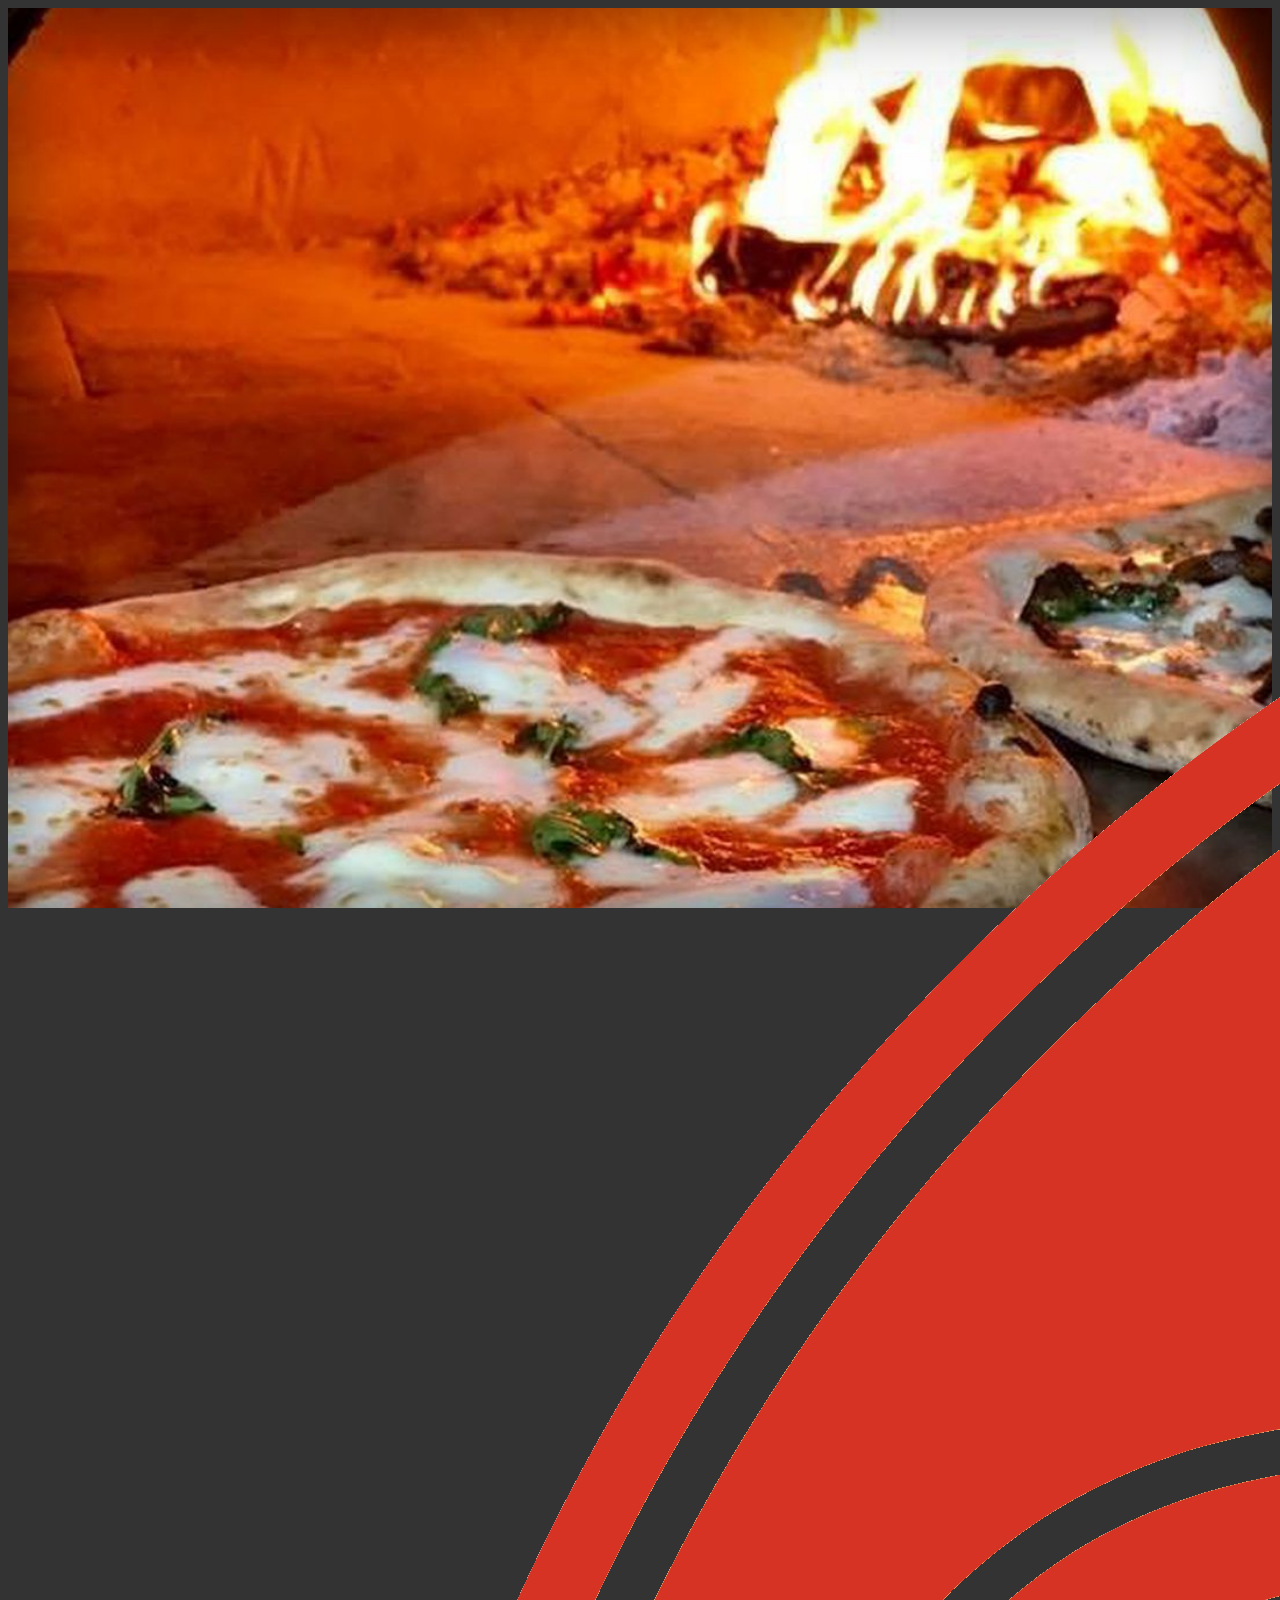
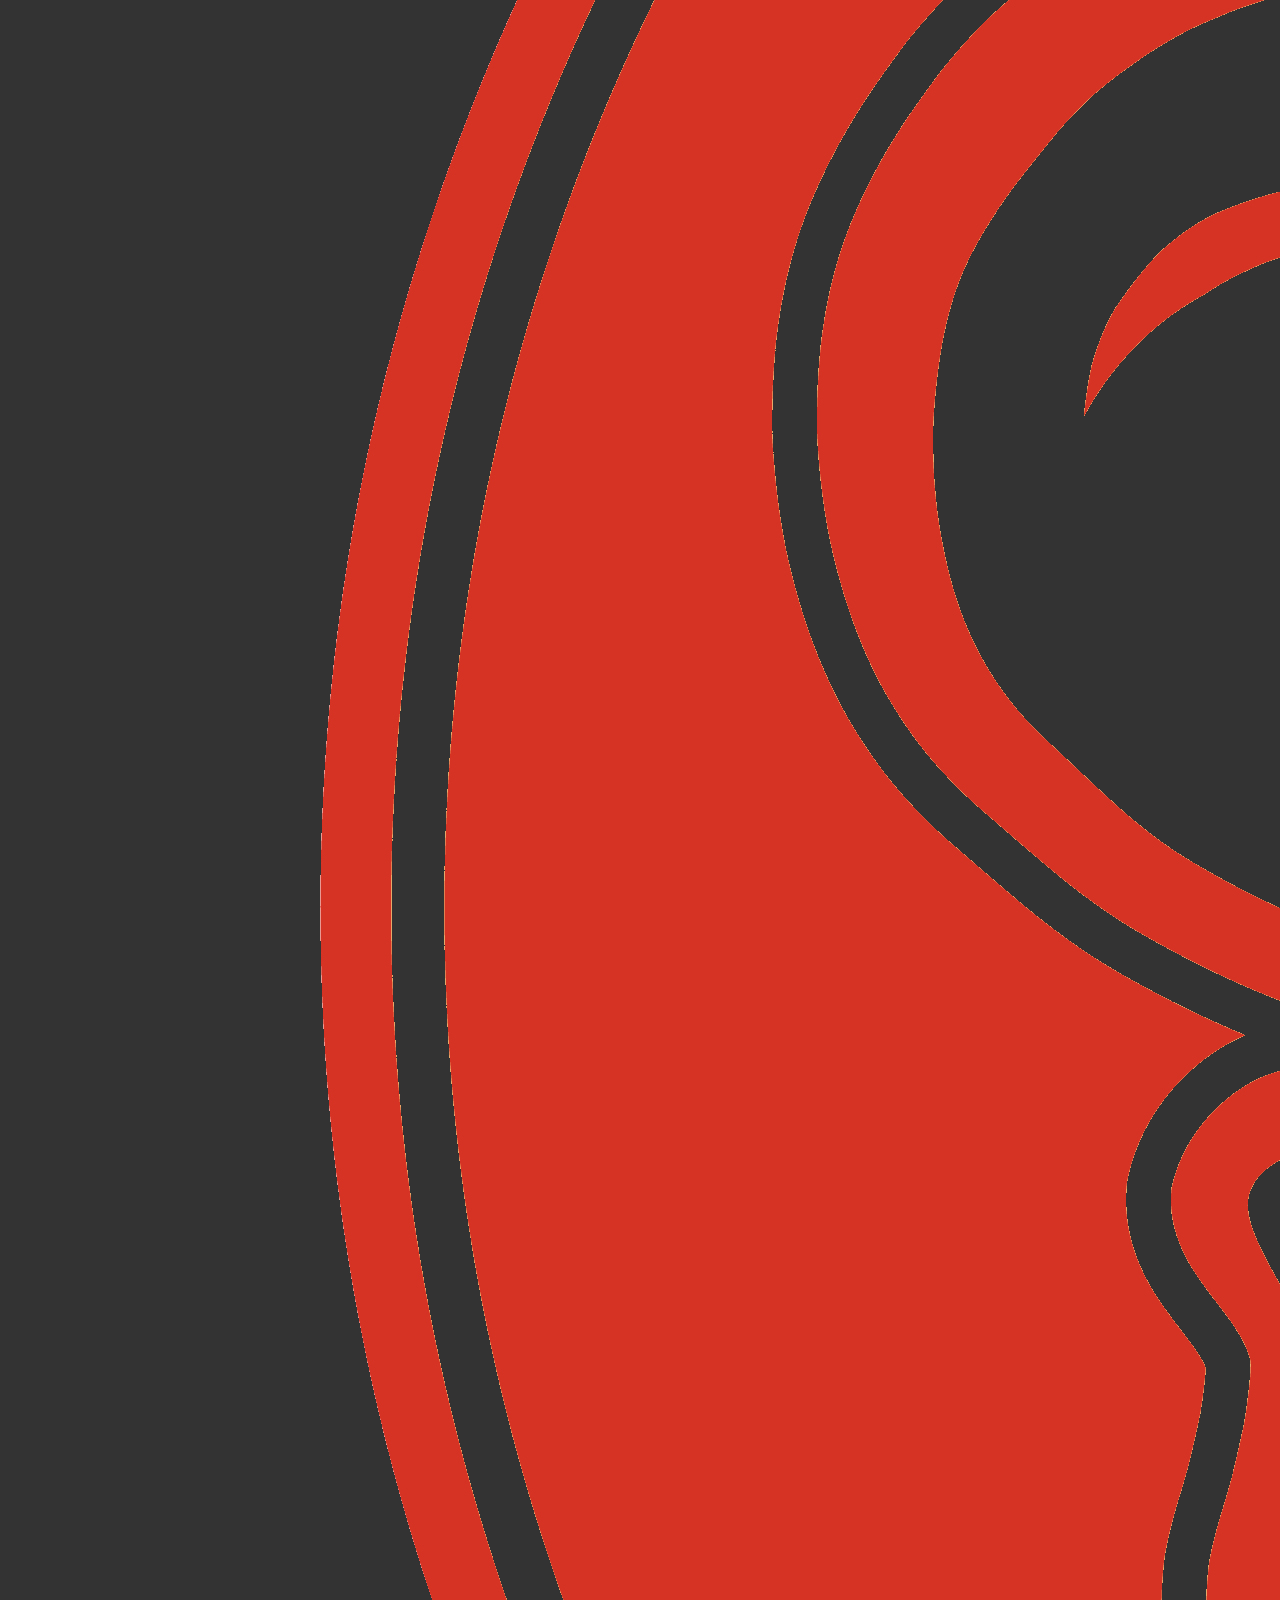
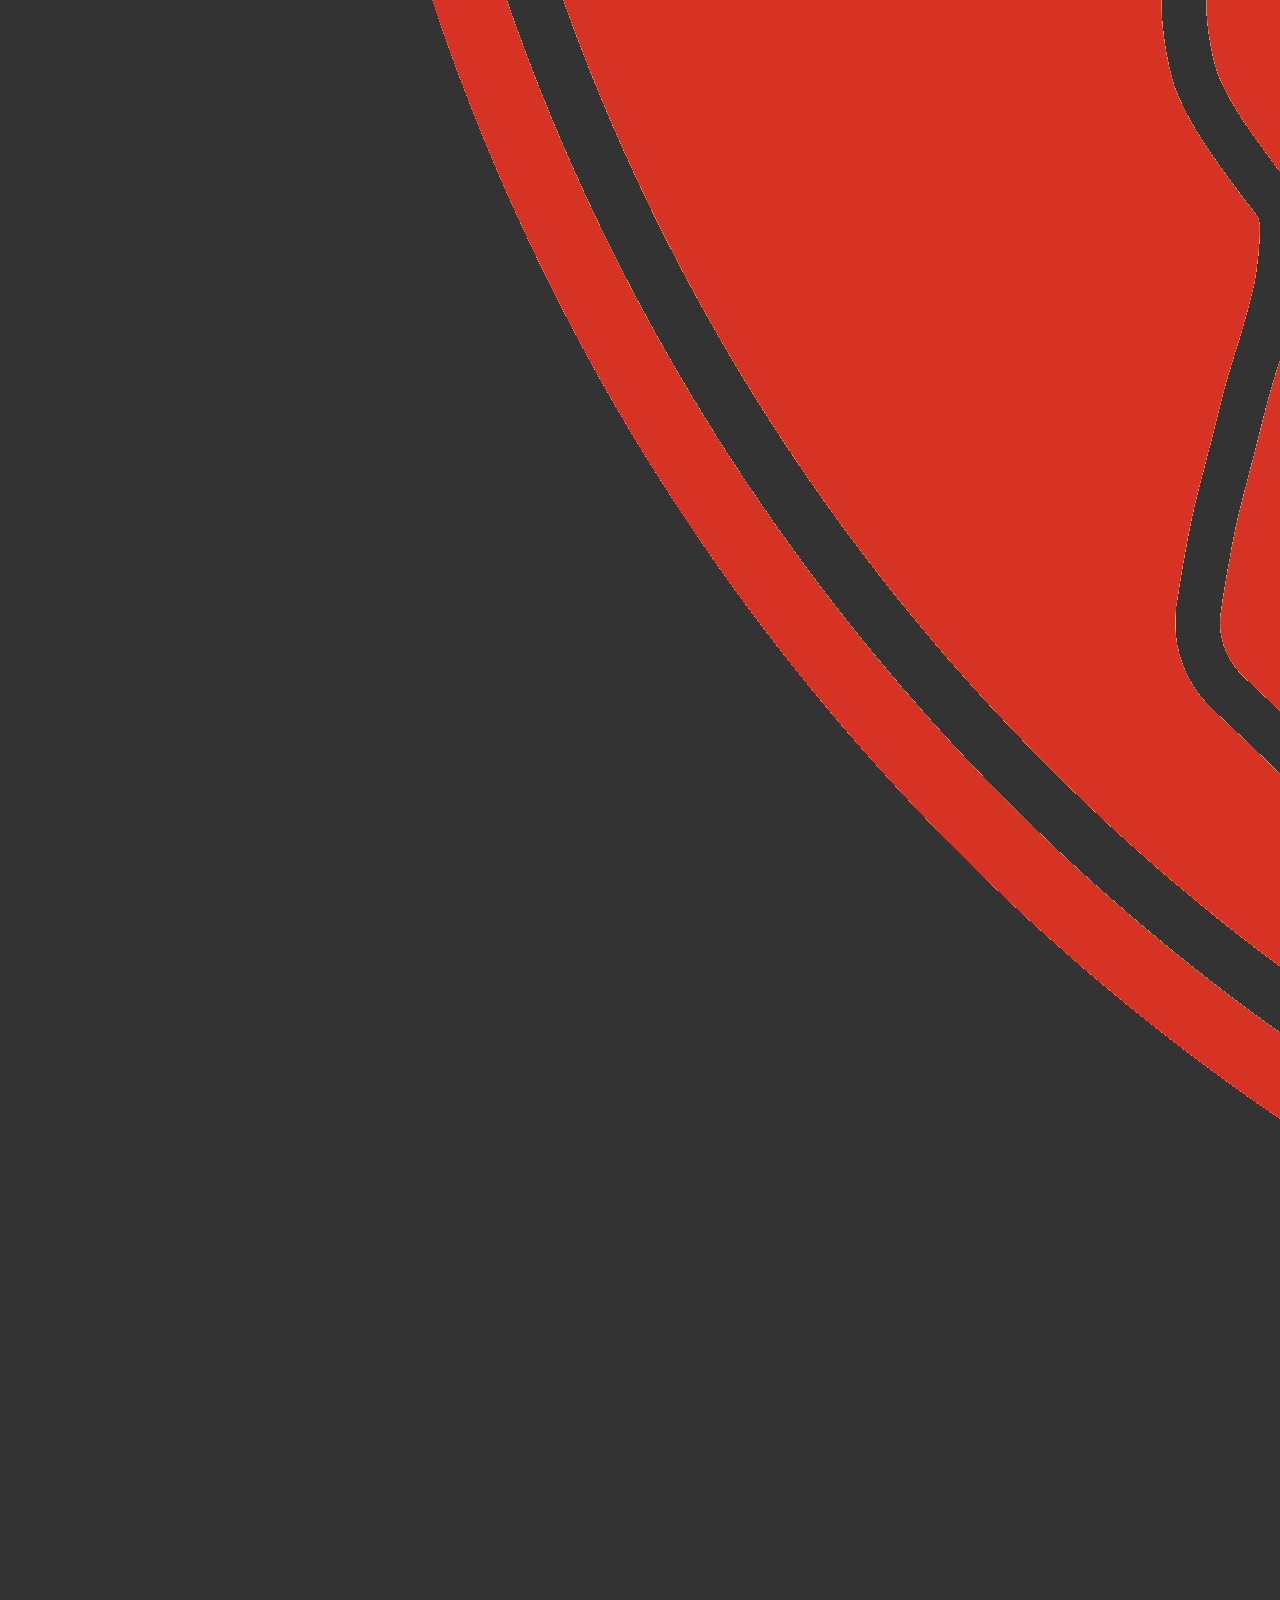
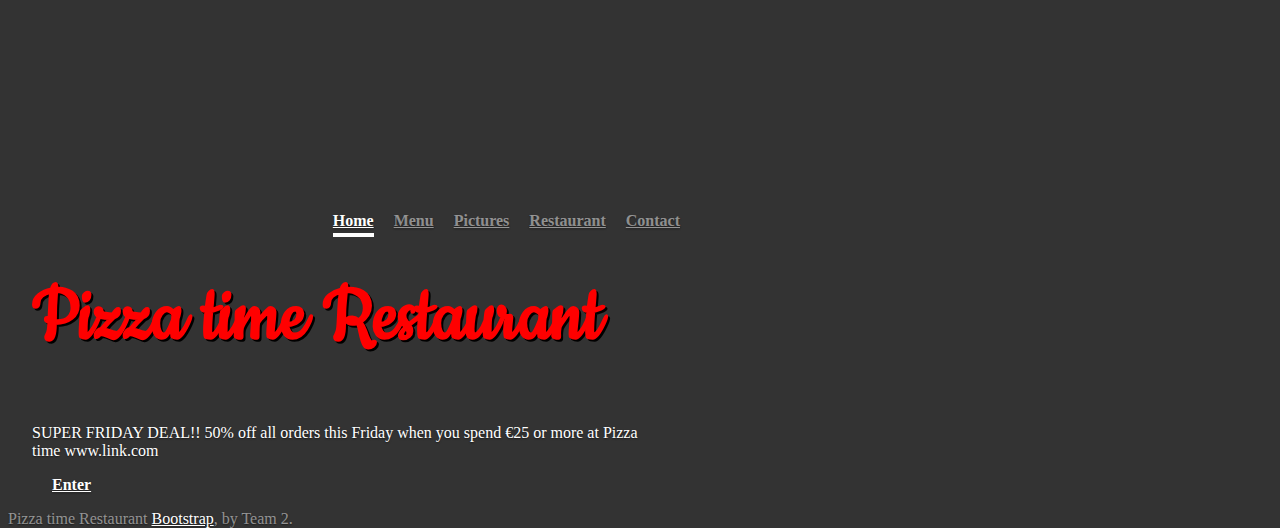
<file: index.html>
<!DOCTYPE html>
<html lang="eng">
    <head>
        <meta charset="utf-8">
        <meta http-equiv="X-UA-Compatible" content="IE=edge">
        <meta name="viewport" content="width=device-width, initial-scale=1, shrink-to-fit=no">
        <title>Pizza time</title>
        <link rel="icon" type="image/png" href="./assets/img/Logo.png" sizes="32x32">

        <!-- Bootstrap CSS -->
        <link rel="stylesheet" href="https://stackpath.bootstrapcdn.com/bootstrap/4.5.0/css/bootstrap.min.css" integrity="sha384-9aIt2nRpC12Uk9gS9baDl411NQApFmC26EwAOH8WgZl5MYYxFfc+NcPb1dKGj7Sk" crossorigin="anonymous">
        <link rel="stylesheet" href="./assets/css/cover.css">
        <style>
            .bd-placeholder-img {
              font-size: 1.125rem;
              text-anchor: middle;
              -webkit-user-select: none;
              -moz-user-select: none;
              -ms-user-select: none;
              user-select: none;
            }
      
            @media (min-width: 768px) {
              .bd-placeholder-img-lg {
                font-size: 3.5rem;
              }
            }
          </style>
          <!-- Custom styles for this template -->
        <link href="./assets/css/cover.css" rel="stylesheet">
          
        </head>

        <body class="text-center">
          <div class="cover-container d-flex w-100 h-100 p-3 mx-auto flex-column">
        <header class="masthead mb-auto bg-warning">
          <div class="inner">
              <div class="row">
              <img class="col-2" src="./assets/img/Logo.png" alt="logo">
            
            <nav class="nav nav-masthead justify-content-center align-self-end">
              <a class="nav-link text-dark active" href="welcome.html">Home</a>
              <a class="nav-link text-dark" href="menu.html">Menu</a>
              <a class="nav-link text-dark" href="picture.html">Pictures</a>
              <a class="nav-link text-dark" href="restaurant.html">Restaurant</a>
              <a class="nav-link text-dark" href="contact.html">Contact</a>
            </nav>
            </div>
          </div>
        </header>
      
        <main role="main" class="inner cover">
          <h1 class="cover-heading">Pizza time Restaurant</h1>
          <p class="lead">SUPER FRIDAY DEAL!! 50% off all orders this Friday when you spend €25 or more at Pizza time www.link.com</p>
          <p class="lead">
            <a href="welcome.html" class="btn btn-lg btn-success">Enter</a>
          </p>
        </main>
      
        <footer class="mastfoot mt-auto">
          <div class="inner">
            <p class="text-dark bg-warning">Pizza time Restaurant <a href="https://getbootstrap.com/">Bootstrap</a>, by Team 2.</p>
          </div>
        </footer>
      </div>
      
                
        <script src="https://code.jquery.com/jquery-3.5.1.slim.min.js" integrity="sha384-DfXdz2htPH0lsSSs5nCTpuj/zy4C+OGpamoFVy38MVBnE+IbbVYUew+OrCXaRkfj" crossorigin="anonymous"></script>
        <script src="https://cdn.jsdelivr.net/npm/popper.js@1.16.0/dist/umd/popper.min.js" integrity="sha384-Q6E9RHvbIyZFJoft+2mJbHaEWldlvI9IOYy5n3zV9zzTtmI3UksdQRVvoxMfooAo" crossorigin="anonymous"></script>
        <script src="https://stackpath.bootstrapcdn.com/bootstrap/4.5.0/js/bootstrap.min.js" integrity="sha384-OgVRvuATP1z7JjHLkuOU7Xw704+h835Lr+6QL9UvYjZE3Ipu6Tp75j7Bh/kR0JKI" crossorigin="anonymous"></script>
    </body>
</html>
</file>
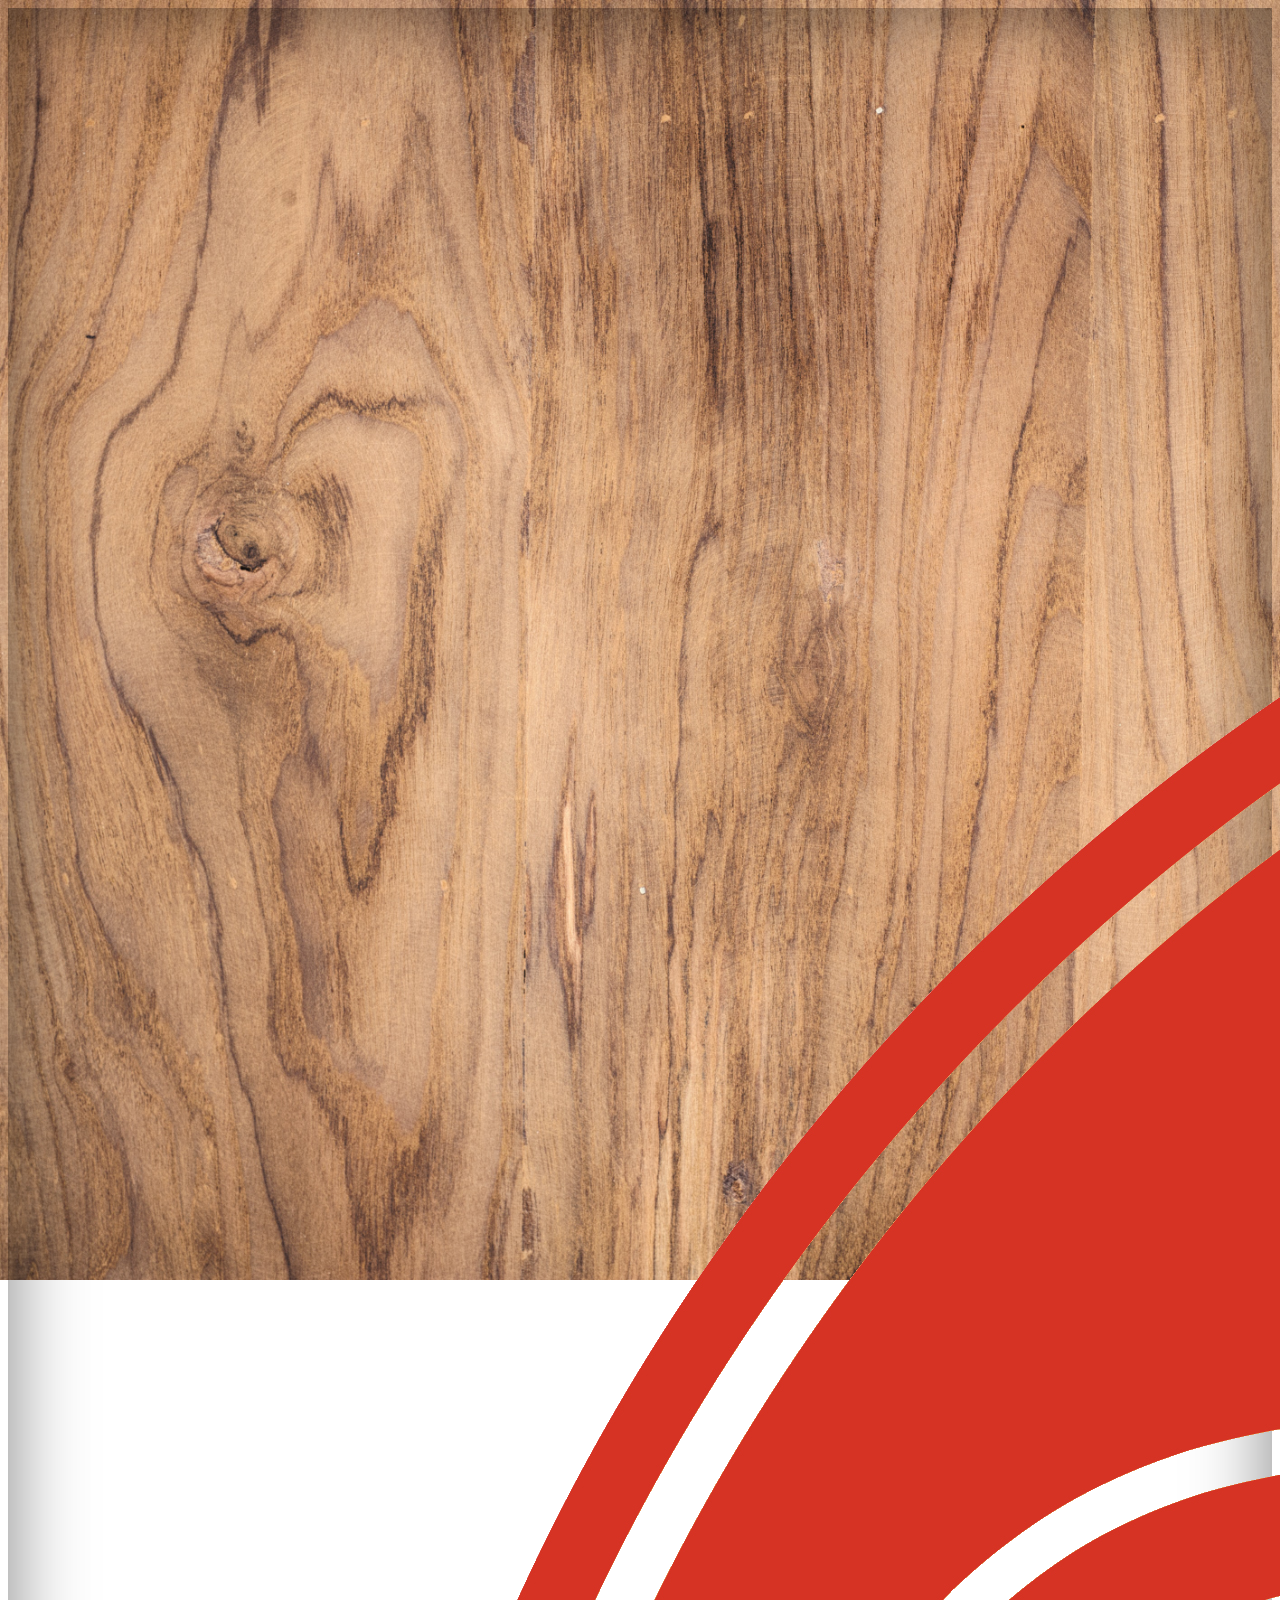
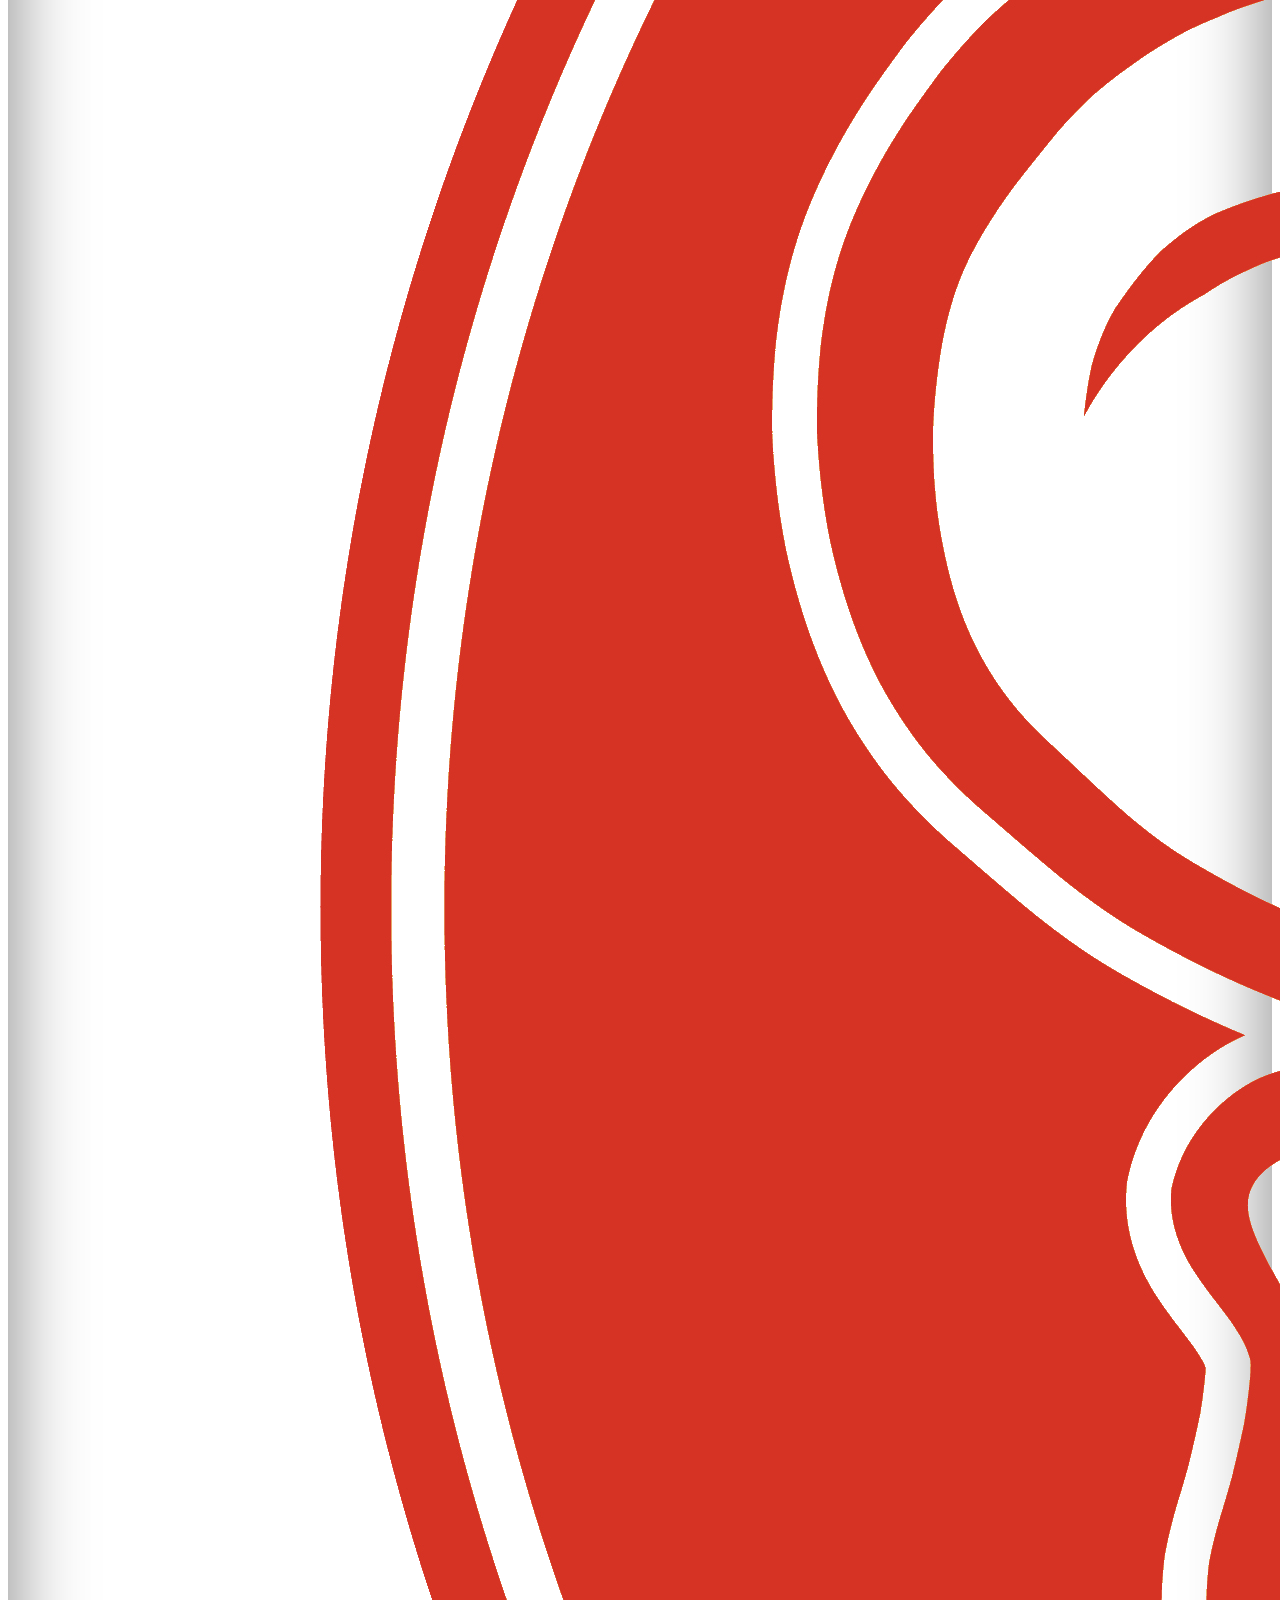
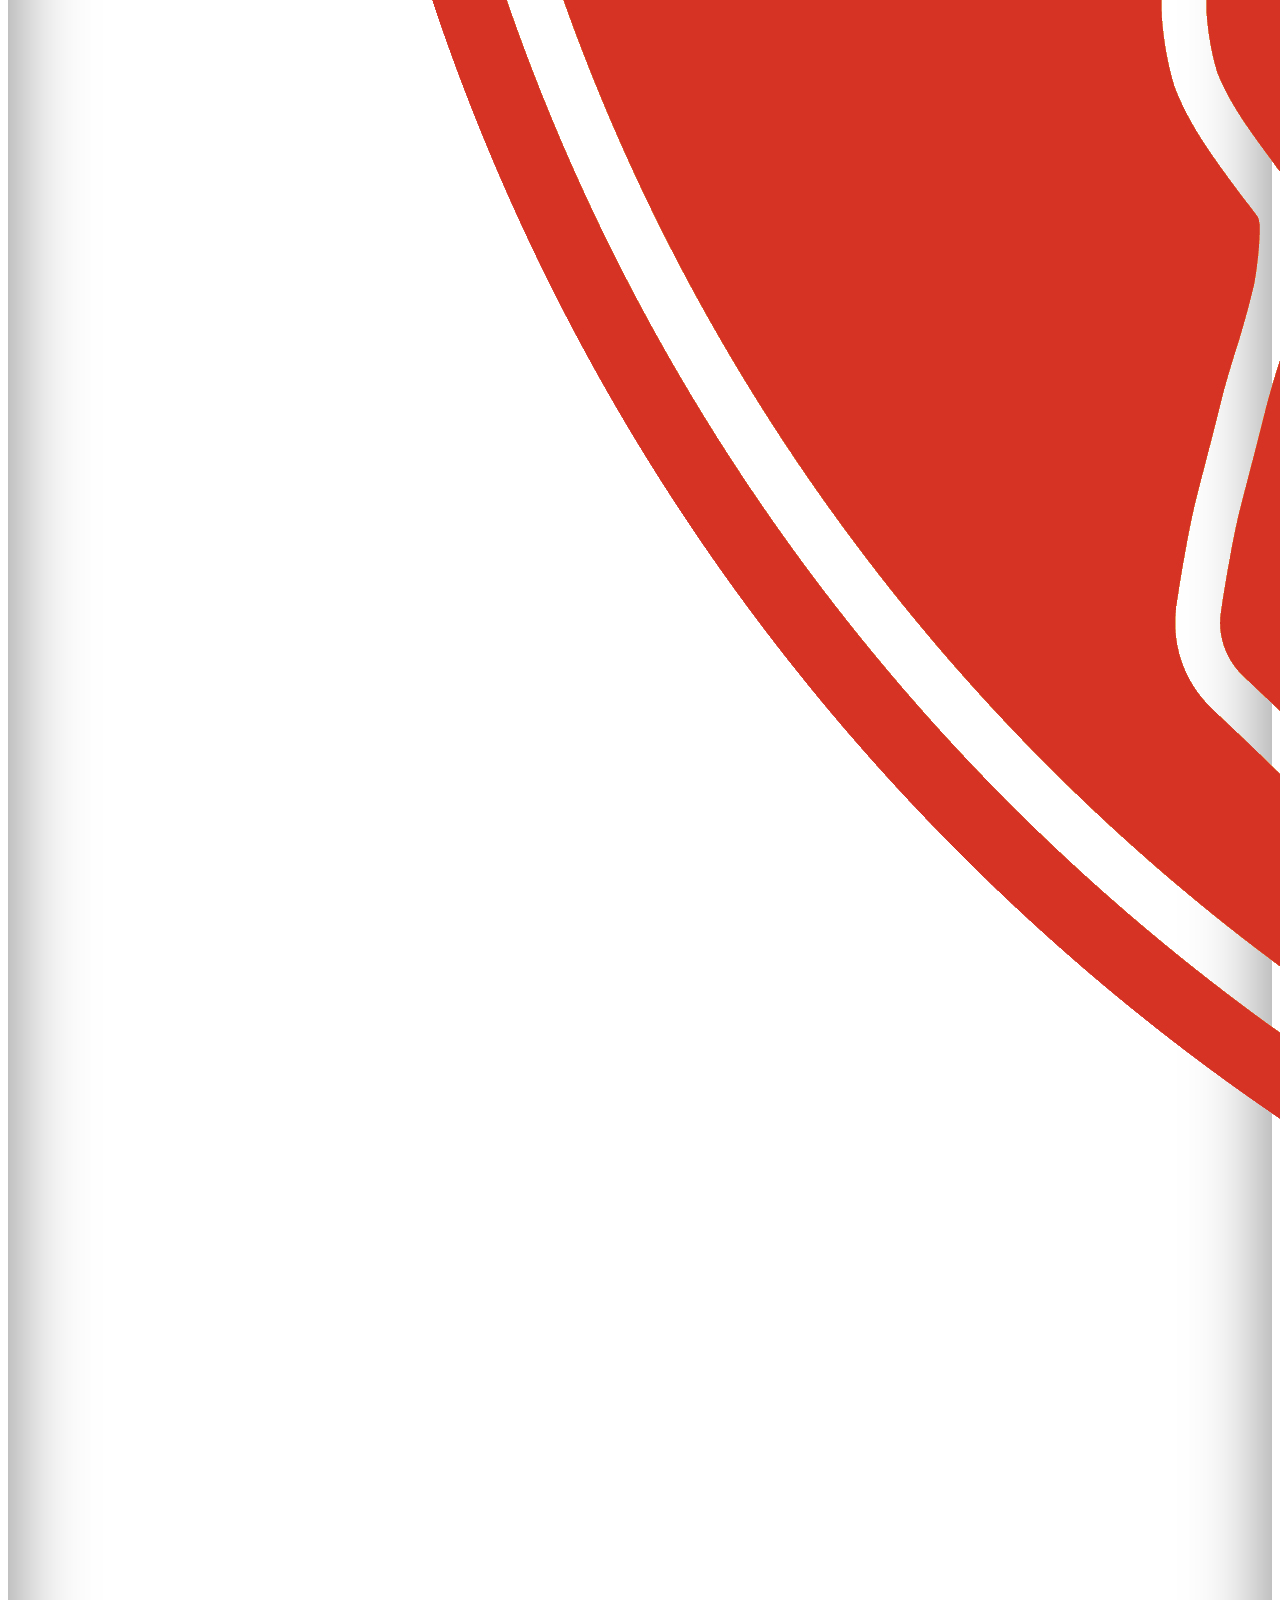
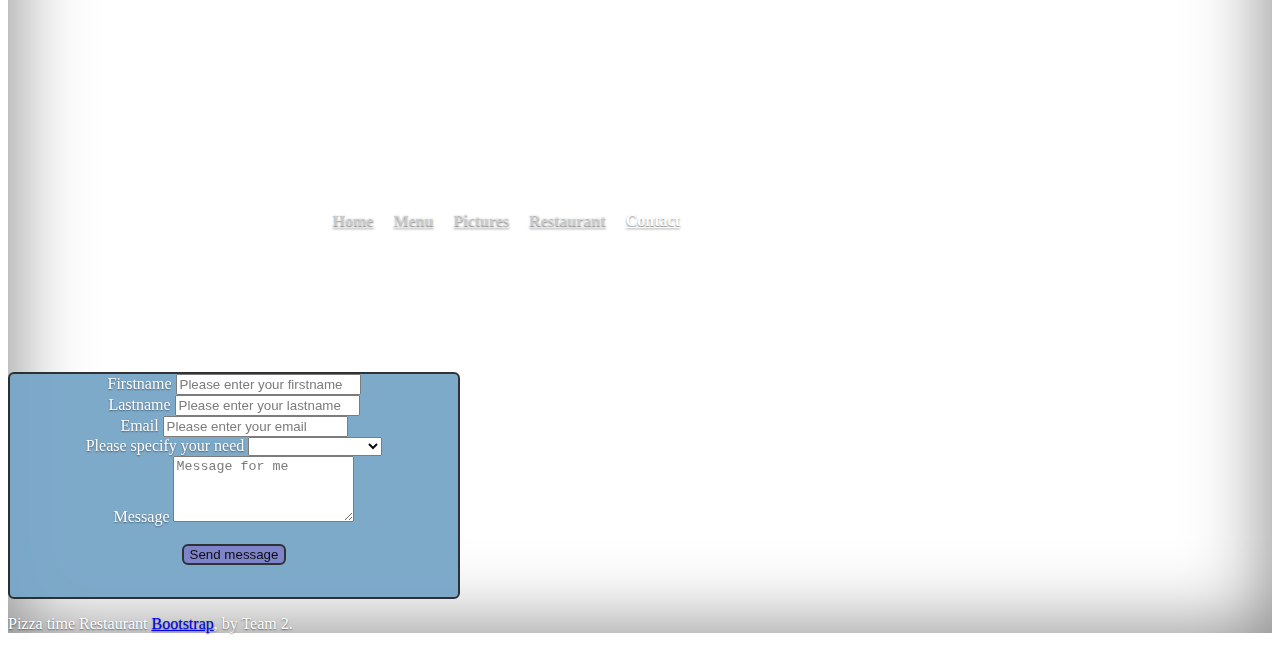
<file: contact.html>
<!DOCTYPE html>
<html lang="en">

  <head>
     <meta charset="utf-8">
     <meta name="viewport" content="width=device-width, initial-scale=1">
     <title>Contact | Pizza Time</title>
     

     <link rel="stylesheet" href="https://stackpath.bootstrapcdn.com/bootstrap/4.5.0/css/bootstrap.min.css" integrity="sha384-9aIt2nRpC12Uk9gS9baDl411NQApFmC26EwAOH8WgZl5MYYxFfc+NcPb1dKGj7Sk" crossorigin="anonymous">
     <link rel="stylesheet" href="assets/css/style-contact.css">
     <link rel="icon" type="image/png" href="./assets/img/Logo.png" sizes="32x32">
  </head>

  <body>
      
    <div class="cover-container d-flex w-100 h-100 p-3 mx-auto flex-column">
        <!--Menu-->
        <header class="masthead mb-auto bg-warning">
          <div class="inner">
              <div class="row">
                  
              
              <img class="col-2" src="./assets/img/Logo.png" alt="logo">
            
            <nav class="nav nav-masthead justify-content-center align-self-end">
              <a class="nav-link text-dark" href="welcome.html">Home</a>
              <a class="nav-link text-dark" href="menu.html">Menu</a>
              <a class="nav-link text-dark " href="picture.html">Pictures</a>
              <a class="nav-link text-dark" href="restaurant.html">Restaurant</a>
              <a class="nav-link text-dark active" href="contact.html">Contact</a>
            </nav>
            </div>
          </div>
        </header>
            <!--Menu-->
          </div>  
        
  <div class="row formRow"> 
   <div class="container">

    <form role="form">
    
        <div class="controls">
    
            <div class="row">
                <div class="col-md-6">
                    <div class="form-group">
                        <label for="form_name">Firstname</label>
                        <input id="form_name" type="text" name="name" class="form-control" placeholder="Please enter your firstname" required="required" data-error="Firstname is required.">
                    </div>
                </div>
                <div class="col-md-6">
                    <div class="form-group">
                        <label for="form_lastname">Lastname</label>
                        <input id="form_lastname" type="text" name="surname" class="form-control" placeholder="Please enter your lastname" required="required" data-error="Lastname is required.">
                    </div>
                </div>
            </div>
            <div class="row">
                <div class="col-md-6">
                    <div class="form-group">
                        <label for="form_email">Email</label>
                        <input id="form_email" type="email" name="email" class="form-control" placeholder="Please enter your email" required="required" data-error="Valid email is required.">
                    </div>
                </div>
                <div class="col-md-6">
                    <div class="form-group">
                        <label for="form_need">Please specify your need</label>
                        <select id="form_need" name="need" class="form-control" required="required" data-error="Please specify your need.">
                            <option value=""></option>
                            <option value="Request refund">Request quotation</option>
                            <option value="What is love?">What is love?</option>
                            <option value="Baby don't hurt me">Baby don't hurt me</option>
                            <option value="Don't hurt me">Don't hurt me</option>
                            <option value="No more">No more</option>
                            <option value="42">42</option>
                            <option value="Other">Other</option>
                        </select>
                    </div>
                </div>
            </div>
            <div class="row">
                <div class="col-md-12">
                    <div class="form-group">
                        <label for="form_message">Message</label>
                        <textarea id="form_message" name="message" class="form-control" placeholder="Message for me" rows="4" required="required" data-error="Please, leave us a message."></textarea>
                    </div>
                </div>
                <div class="col-md-12">
                    <input type="submit" class="btn" value="Send message">
                </div>
            </div>

        </div>
    
    </form>

  </div>
 </div>
<!-- Footer -->
<div class="cover-container  d-flex w-100 h-100 p-3 mx-auto flex-column">
    <footer class="mastfoot text-center mt-auto">
      <div class="inner">
        <p class="text-dark bg-warning">Pizza time Restaurant <a href="https://getbootstrap.com/">Bootstrap</a>, by Team 2.</p>
      </div>
    </footer>
    </div>
    <!-- Footer -->
    

  </body>
</html>
</file>
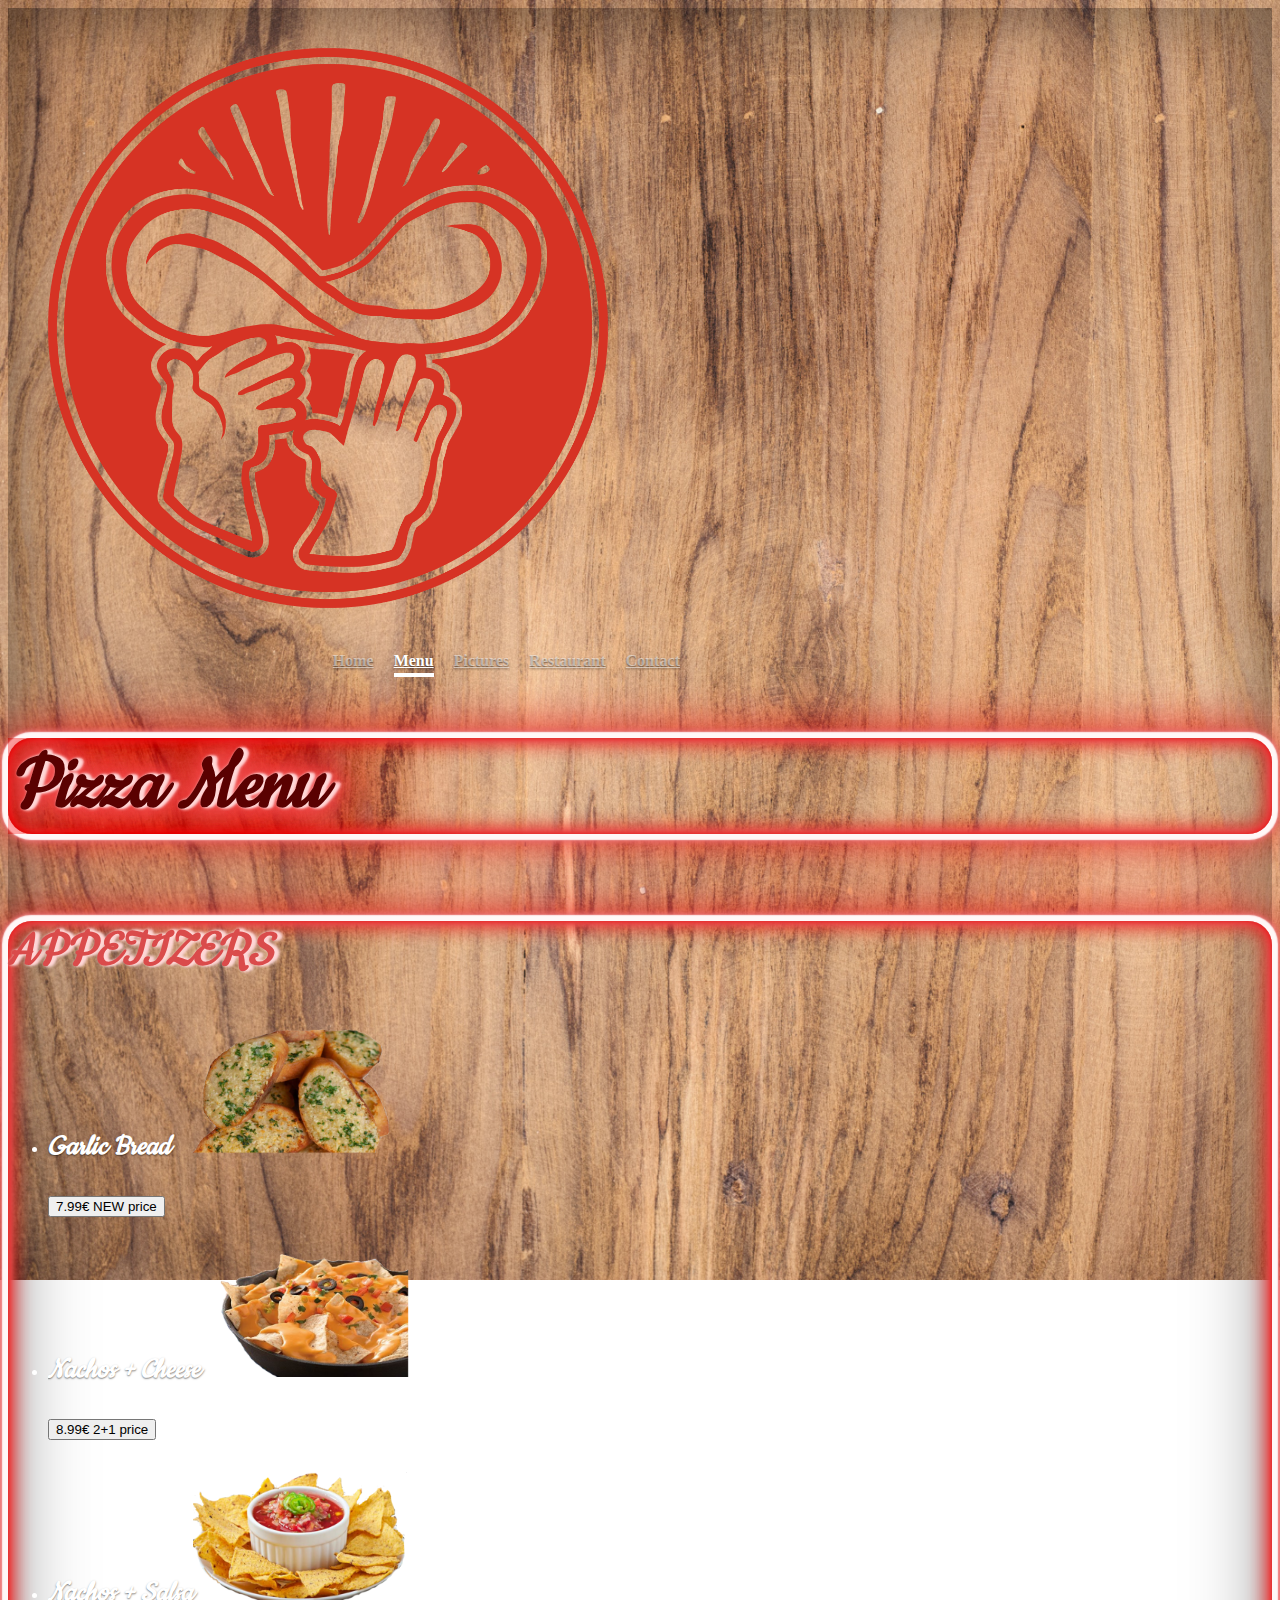
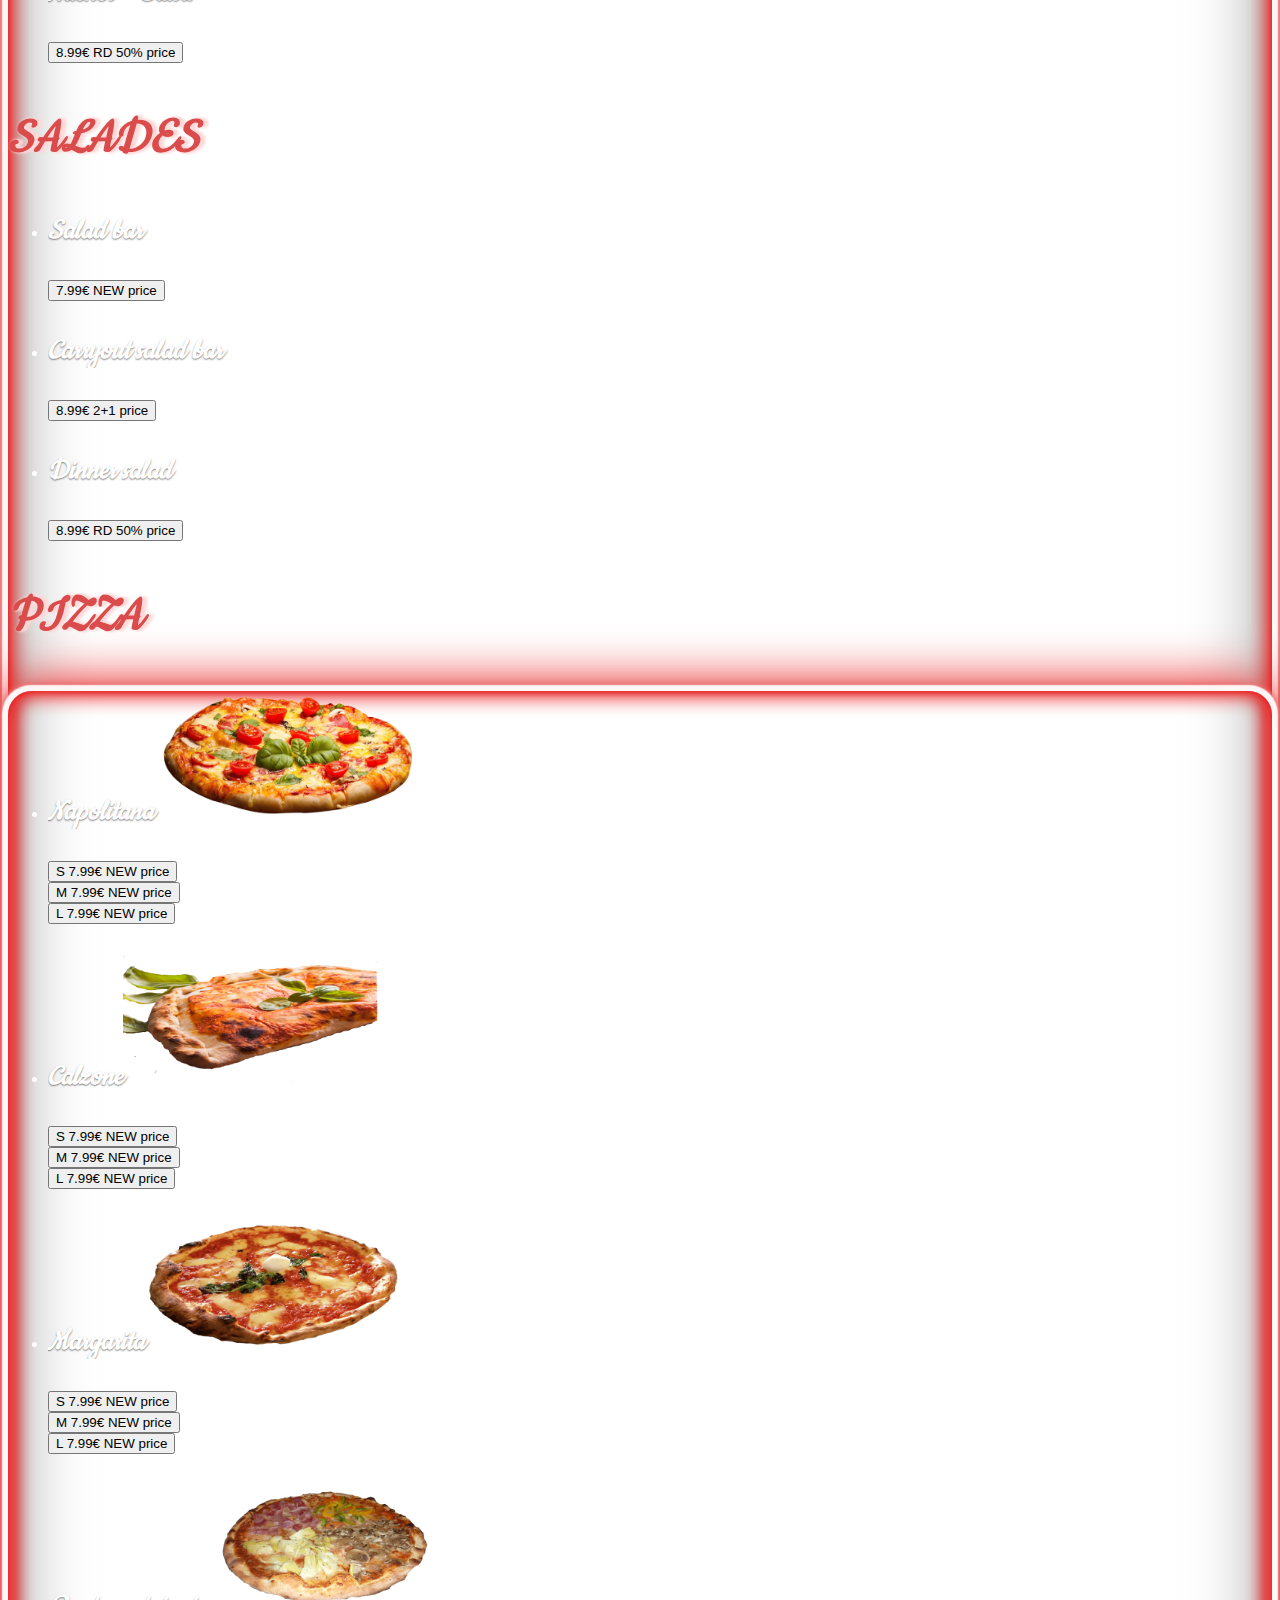
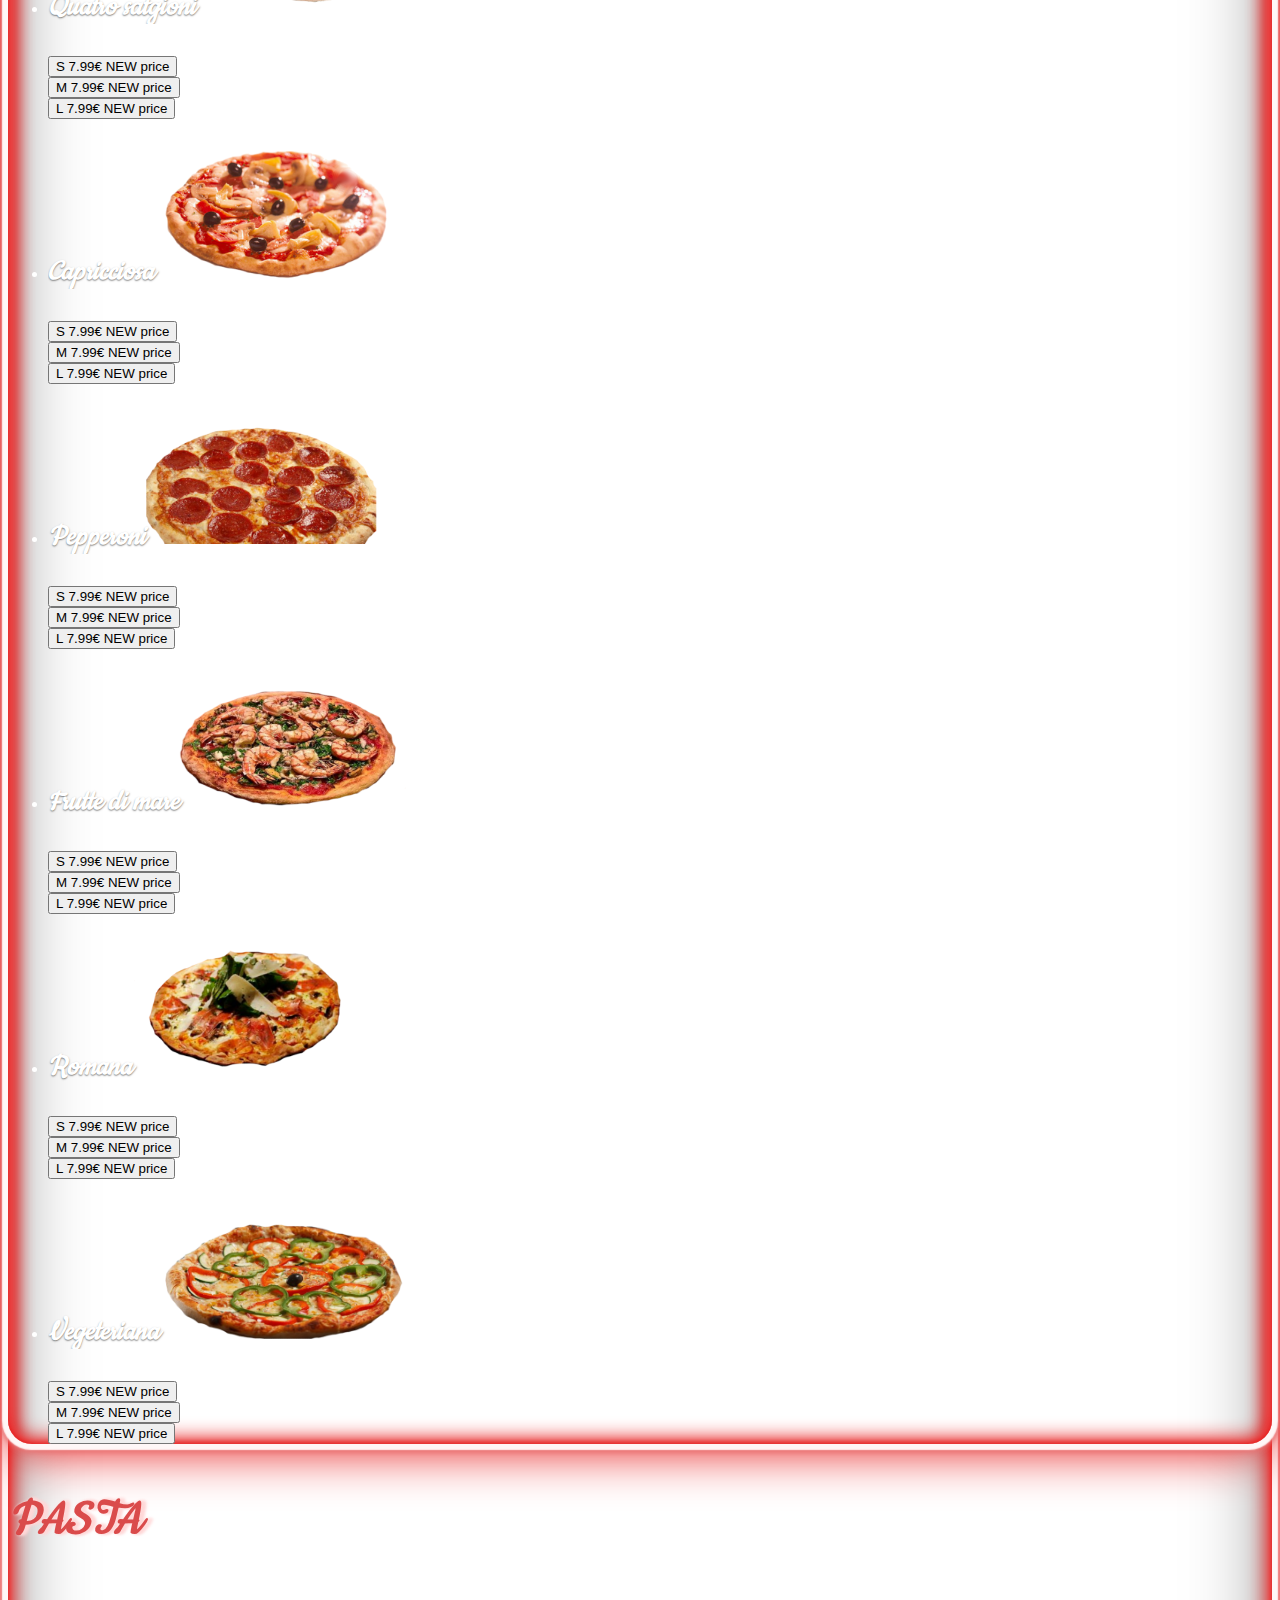
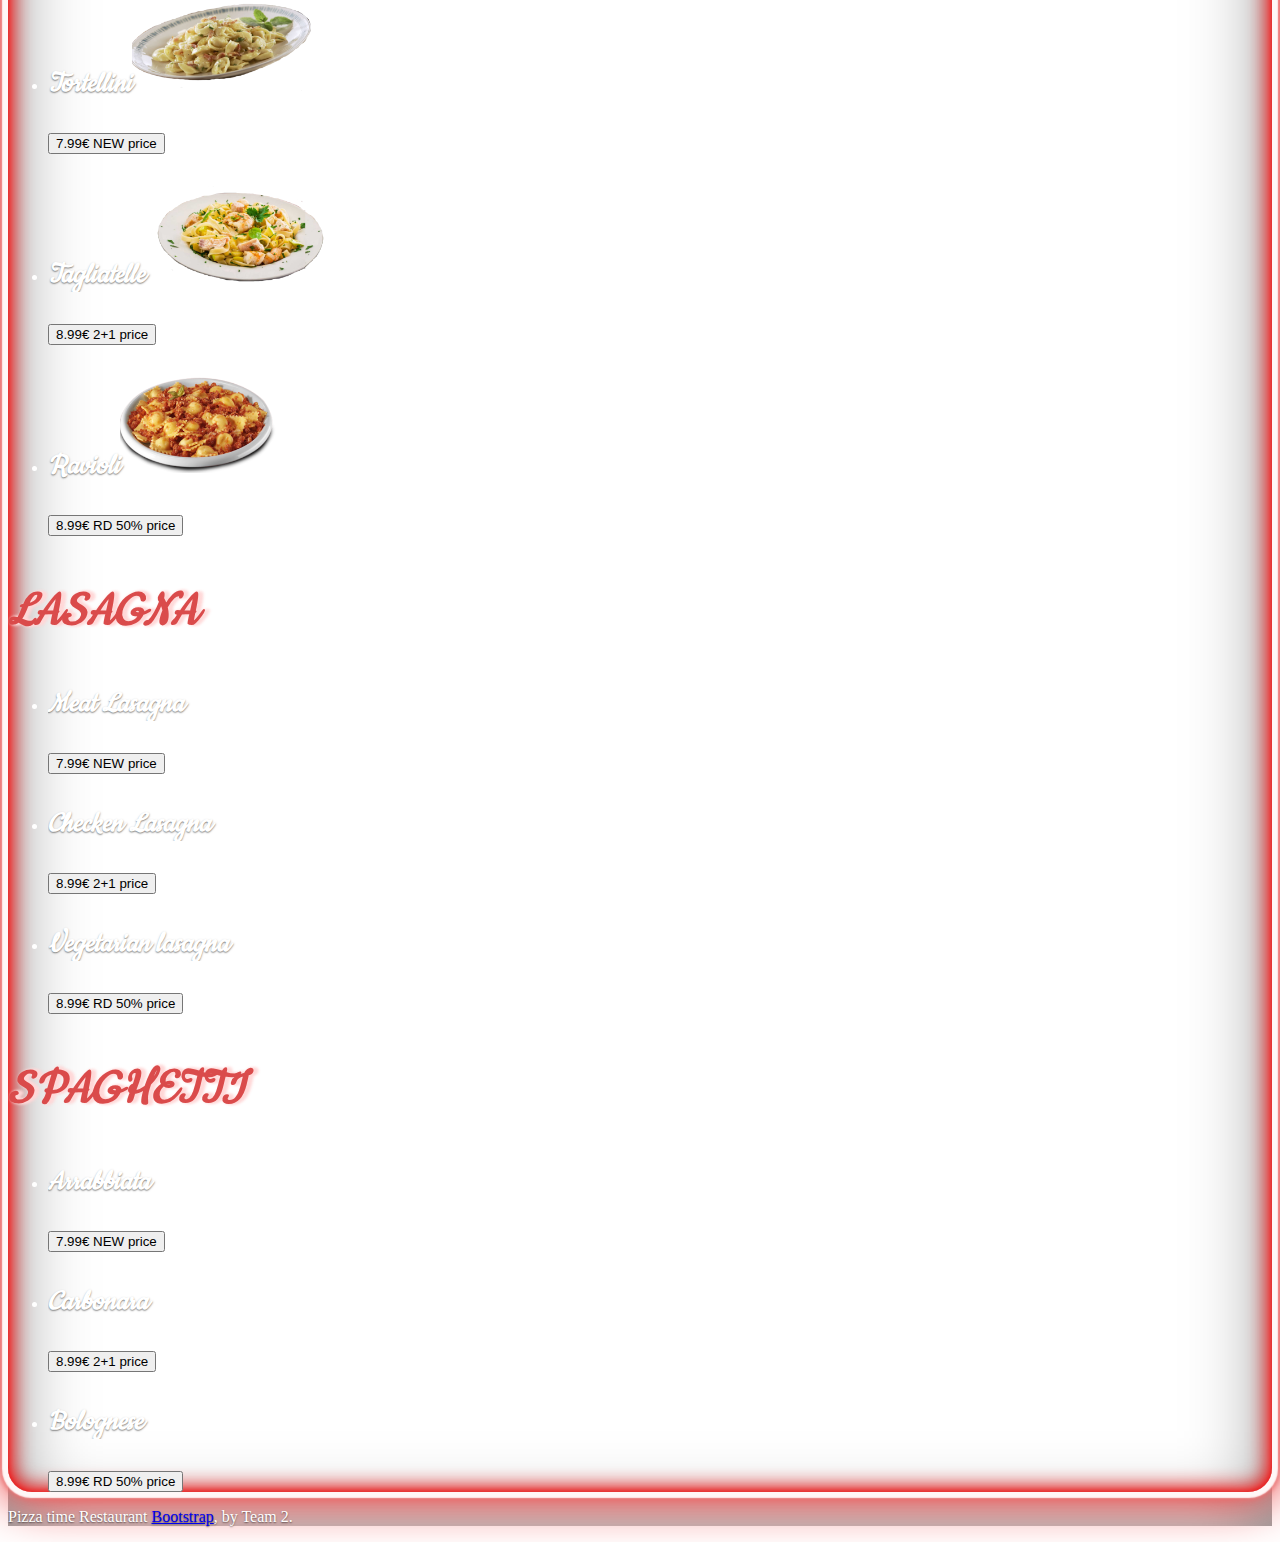
<file: menu.html>
<!DOCTYPE html>
<html lang="en">
    <head>
        <meta charset="utf-8">
        <meta http-equiv="X-UA-Compatible" content="IE=edge">
        <meta name="viewport" content="width=device-width, initial-scale=1">
        <title>Title Page</title>
        <link rel="icon" type="image/png" href="./assets/img/Logo.png" sizes="32x32">


        <!-- Bootstrap CSS -->
        <link rel="stylesheet" href="https://stackpath.bootstrapcdn.com/bootstrap/4.5.0/css/bootstrap.min.css" integrity="sha384-9aIt2nRpC12Uk9gS9baDl411NQApFmC26EwAOH8WgZl5MYYxFfc+NcPb1dKGj7Sk" crossorigin="anonymous">
        <link rel="stylesheet" href="assets/css/styleMenu.css">
    </head>
    <body>
        <!--top nav-->

        <!-- <nav class="col bg-warning navbar-dark"><p>_</p></nav> -->

        <div class="row resMenu">
            <div class="cover-container d-flex w-100 h-100 p-3 mx-auto flex-column">
                <header class="masthead mb-auto bg-warning">
                  <div class="inner">
                      <div class="row">
                          
                      
                      <img class="col-2" src="./assets/img/Logo.png" alt="logo">
                    
                    <nav class="nav nav-masthead justify-content-center align-self-end">
                      <a class="nav-link text-dark " href="welcome.html">Home</a>
                      <a class="nav-link text-dark active" href="menu.html">Menu</a>
                      <a class="nav-link text-dark" href="picture.html">Pictures</a>
                      <a class="nav-link text-dark" href="restaurant.html">Restaurant</a>
                      <a class="nav-link text-dark" href="contact.html">Contact</a>
                    </nav>
                    </div>
                  </div>
                </header>
            </div>
            
            <div class="col-12">
                <div class="container col-12">
                    
                    <div class="MW col-lg-4 offset-lg-7 bg-transperant position-relative mt-md-5" ><p class="PM text-center">Pizza Menu</p></div>
                    
                
                <div class="container row MW p-5 ml-auto mr-auto mt-5 mb-5">
                    <div class="col-lg justify-content-center flex-column bd-highlight mb-3">
                        <h2 class=" text-center">APPETIZERS</h4>
                        <ul class="col-md-12">
                            <li class="row container">
                                <p class="col-md-8 text-white p-3 row">
                                    Garlic Bread<img class="pizza position-absolute" src="./assets/img/menu/Air-Fryer-garlic-Bread-1200.png" alt="Garlic Bread">
                                </p>
                                <div class="col-md-4 mt-3">
                                    <button type="button" class="btn btn-danger">
                                            7.99€ 
                                            <span class="badge badge-warning">
                                                NEW
                                            </span>
                                        <span class="sr-only">
                                            price
                                        </span>
                                    </button>
                                </div>
                            </li>
                            <li class="row">
                                <p class="col-md-8 text-white p-3 row">
                                    Nachos + Cheese<img class="pizza position-absolute" src="./assets/img/menu/nacho-cheese.png" alt="Nachos + Cheese">
                                </p>
                                <div class="col-md-4 mt-3">
                                    <button type="button" class="btn btn-success">
                                            8.99€ 
                                            <span class="badge badge-primary">
                                                2+1
                                            </span>
                                        <span class="sr-only">
                                            price
                                        </span>
                                    </button>
                                </div>
                            </li>
                            <li class="row">
                                <p class="col-md-8 text-white p-3 row">
                                    Nachos + Salsa<img class="pizza position-absolute" src="./assets/img/menu/nachos_sauce_salsa.png" alt="Nachos + Salsa">
                                </p>
                                <div class="col-md-4 mt-3">
                                    <button type="button" class="btn btn-success">
                                            8.99€ 
                                            <span class="badge badge-warning">
                                                RD 50%
                                            </span>
                                        <span class="sr-only">
                                            price
                                        </span>
                                    </button>
                                </div>
                            </li>
                        </ul>
                        <h2 class=" text-center ">SALADES</h4>
                            <ul class="col-md-12">
                                <li class="row container">
                                    <p class="col-md-8 text-white p-3 row">Salad bar</p>
                                    <div class="col-md-4">
                                        <button type="button" class="btn btn-success">
                                                7.99€ 
                                                <span class="badge badge-danger">
                                                    NEW
                                                </span>
                                            <span class="sr-only">
                                                price
                                            </span>
                                        </button>
                                    </div>
                                </li>
                                <li class="row container">
                                    <p class="col-md-8 text-white p-3 row">
                                        Carryout salad bar
                                    </p>
                                    <div class="col-md-4">
                                        <button type="button" class="btn btn-success">
                                                8.99€ 
                                                <span class="badge badge-primary">
                                                    2+1
                                                </span>
                                            <span class="sr-only">
                                                price
                                            </span>
                                        </button>
                                    </div>
                                </li>
                                <li class="row container">
                                    <p class="col-md-8 text-white p-3 row">
                                        Dinner salad
                                    </p>
                                    <div class="col-md-4">
                                        <button type="button" class="btn btn-success">
                                                8.99€ 
                                                <span class="badge badge-warning">
                                                    RD 50%
                                                </span>
                                            <span class="sr-only">
                                                price
                                            </span>
                                        </button>
                                    </div>
                                </li>
                            </ul>
                        </div>
                    <div class="col">
                        <h2 class=" text-center">PIZZA</h4>
                        <ul class="MW p-4">
                            <li>
                                <p class="col col-12 text-white p-3 row">
                                    Napolitana <img class="pizza position-absolute" src="./assets/img/menu/7-2-pizza-free-png-image.png" alt="Napolitana">  
                                </p>
                                <div class="row">
                                    <div class="col-4 ">
                                        <button type="button" class="btn btn-warning">
                                            <span class="badge badge-pill badge-primary">
                                                S
                                            </span> 7.99€ 
                                                <span class="badge badge-danger">
                                                    NEW
                                                </span>
                                            <span class="sr-only">
                                                price
                                            </span>
                                        </button>
                                    </div>
                                    <div class="col-4">
                                        <button type="button" class="btn btn-warning">
                                            <span class="badge badge-pill badge-primary">
                                                <span class="badge badge-pill badge-primary">
                                                    M
                                                </span>
                                            </span> 7.99€ 
                                                <span class="badge badge-danger">
                                                    NEW
                                                </span>
                                            <span class="sr-only">
                                                price
                                            </span>
                                        </button>
                                    </div>
                                    <div class="col-4 col-1">
                                        <button type="button" class="btn btn-warning">
                                            <span class="badge badge-pill badge-primary">
                                                <span class="badge badge-pill badge-primary">
                                                    L
                                                </span>
                                            </span> 7.99€ 
                                                <span class="badge badge-danger">
                                                    NEW
                                                </span>
                                            <span class="sr-only">
                                                price
                                            </span>
                                        </button>
                                    </div>
                                </div>
                            </li>
                            <li>
                                <p class="col text-white p-3 row">
                                    Calzone<img class="pizza position-absolute" src="./assets/img/menu/pizza-calzone.png" alt="Calzone">
                                </p>
                                <div class="row">
                                    <div class="col-4">
                                        <button type="button" class="btn btn-warning">
                                            <span class="badge badge-pill badge-primary">
                                                S
                                            </span> 7.99€ 
                                                <span class="badge badge-danger">
                                                    NEW
                                                </span>
                                            <span class="sr-only">
                                                price
                                            </span>
                                        </button>
                                    </div>
                                    <div class="col-4">
                                        <button type="button" class="btn btn-warning">
                                            <span class="badge badge-pill badge-primary">
                                                <span class="badge badge-pill badge-primary">
                                                    M
                                                </span>
                                            </span> 7.99€ 
                                                <span class="badge badge-danger">
                                                    NEW
                                                </span>
                                            <span class="sr-only">
                                                price
                                            </span>
                                        </button>
                                    </div>
                                    <div class="col-4">
                                        <button type="button" class="btn btn-warning">
                                            <span class="badge badge-pill badge-primary">
                                                <span class="badge badge-pill badge-primary">
                                                    L
                                                </span>
                                            </span> 7.99€ 
                                                <span class="badge badge-danger">
                                                    NEW
                                                </span>
                                            <span class="sr-only">
                                                price
                                            </span>
                                        </button>
                                    </div>
                                </div>
                            </li>
                            <li>
                                <p class="col text-white p-3 row">
                                    Margarita<img class="pizza position-absolute" src="./assets/img/menu/Eq_it-na_pizza-margherita_sep2005_sml.png" alt="Margarita">
                                </p>
                                <div class="row">
                                    <div class="col-4">
                                        <button type="button" class="btn btn-warning">
                                            <span class="badge badge-pill badge-primary">
                                                S
                                            </span> 7.99€ 
                                                <span class="badge badge-danger">
                                                    NEW
                                                </span>
                                            <span class="sr-only">
                                                price
                                            </span>
                                        </button>
                                    </div>
                                    <div class="col-4">
                                        <button type="button" class="btn btn-warning">
                                            <span class="badge badge-pill badge-primary">
                                                <span class="badge badge-pill badge-primary">
                                                    M
                                                </span>
                                            </span> 7.99€ 
                                                <span class="badge badge-danger">
                                                    NEW
                                                </span>
                                            <span class="sr-only">
                                                price
                                            </span>
                                        </button>
                                    </div>
                                    <div class="col-4">
                                        <button type="button" class="btn btn-warning">
                                            <span class="badge badge-pill badge-primary">
                                                <span class="badge badge-pill badge-primary">
                                                    L
                                                </span>
                                            </span> 7.99€ 
                                                <span class="badge badge-danger">
                                                    NEW
                                                </span>
                                            <span class="sr-only">
                                                price
                                            </span>
                                        </button>
                                    </div>
                                </div>
                            </li>
                            <li>
                                <p class="col text-white p-3 row">
                                    Quatro satgioni<img class="pizza position-absolute" src="./assets/img/menu/Pizza-Quattro-Stagioni.png" alt="Quatro satgioni">
                                </p>
                                <div class="row">
                                    <div class="col-4">
                                        <button type="button" class="btn btn-warning">
                                            <span class="badge badge-pill badge-primary">
                                                S
                                            </span> 7.99€ 
                                                <span class="badge badge-danger">
                                                    NEW
                                                </span>
                                            <span class="sr-only">
                                                price
                                            </span>
                                        </button>
                                    </div>
                                    <div class="col-4">
                                        <button type="button" class="btn btn-warning">
                                            <span class="badge badge-pill badge-primary">
                                                <span class="badge badge-pill badge-primary">
                                                    M
                                                </span>
                                            </span> 7.99€ 
                                                <span class="badge badge-danger">
                                                    NEW
                                                </span>
                                            <span class="sr-only">
                                                price
                                            </span>
                                        </button>
                                    </div>
                                    <div class="col-4">
                                        <button type="button" class="btn btn-warning">
                                            <span class="badge badge-pill badge-primary">
                                                <span class="badge badge-pill badge-primary">
                                                    L
                                                </span>
                                            </span> 7.99€ 
                                                <span class="badge badge-danger">
                                                    NEW
                                                </span>
                                            <span class="sr-only">
                                                price
                                            </span>
                                        </button>
                                    </div>
                                </div>
                            </li>
                            <li>
                                <p class="col text-white p-3 row">
                                    Capricciosa<img class="pizza position-absolute" src="./assets/img/menu/pizza_Capricciosa.png" alt="Capricciosa">
                                </p>
                                <div class="row">
                                    <div class="col-4">
                                        <button type="button" class="btn btn-warning">
                                            <span class="badge badge-pill badge-primary">
                                                S
                                            </span> 7.99€ 
                                                <span class="badge badge-danger">
                                                    NEW
                                                </span>
                                            <span class="sr-only">
                                                price
                                            </span>
                                        </button>
                                    </div>
                                    <div class="col-4">
                                        <button type="button" class="btn btn-warning">
                                            <span class="badge badge-pill badge-primary">
                                                <span class="badge badge-pill badge-primary">
                                                    M
                                                </span>
                                            </span> 7.99€ 
                                                <span class="badge badge-danger">
                                                    NEW
                                                </span>
                                            <span class="sr-only">
                                                price
                                            </span>
                                        </button>
                                    </div>
                                    <div class="col-4">
                                        <button type="button" class="btn btn-warning">
                                            <span class="badge badge-pill badge-primary">
                                                <span class="badge badge-pill badge-primary">
                                                    L
                                                </span>
                                            </span> 7.99€ 
                                                <span class="badge badge-danger">
                                                    NEW
                                                </span>
                                            <span class="sr-only">
                                                price
                                            </span>
                                        </button>
                                    </div>
                                </div>
                            </li>
                            <li>
                                <p class="col text-white p-3 row">
                                    Pepperoni<img class="pizza position-absolute" src="./assets/img/menu/pizza_papperoni.png" alt="Pepperoni">
                                </p>
                                <div class="row">
                                    <div class="col-4">
                                        <button type="button" class="btn btn-warning">
                                            <span class="badge badge-pill badge-primary">
                                                S
                                            </span> 7.99€ 
                                                <span class="badge badge-danger">
                                                    NEW
                                                </span>
                                            <span class="sr-only">
                                                price
                                            </span>
                                        </button>
                                    </div>
                                    <div class="col-4">
                                        <button type="button" class="btn btn-warning">
                                            <span class="badge badge-pill badge-primary">
                                                <span class="badge badge-pill badge-primary">
                                                    M
                                                </span>
                                            </span> 7.99€ 
                                                <span class="badge badge-danger">
                                                    NEW
                                                </span>
                                            <span class="sr-only">
                                                price
                                            </span>
                                        </button>
                                    </div>
                                    <div class="col-4">
                                        <button type="button" class="btn btn-warning">
                                            <span class="badge badge-pill badge-primary">
                                                <span class="badge badge-pill badge-primary">
                                                    L
                                                </span>
                                            </span> 7.99€ 
                                                <span class="badge badge-danger">
                                                    NEW
                                                </span>
                                            <span class="sr-only">
                                                price
                                            </span>
                                        </button>
                                    </div>
                                </div>
                            </li>
                            <li>
                                <p class="col text-white p-3 row">
                                    Frutte di mare<img class="pizza position-absolute" src="./assets/img/menu/pizza_Frutte_di_mare.png" alt="Frutte di mare">
                                </p>
                                <div class="row">
                                    <div class="col-4">
                                        <button type="button" class="btn btn-warning">
                                            <span class="badge badge-pill badge-primary">
                                                S
                                            </span> 7.99€ 
                                                <span class="badge badge-danger">
                                                    NEW
                                                </span>
                                            <span class="sr-only">
                                                price
                                            </span>
                                        </button>
                                    </div>
                                    <div class="col-4">
                                        <button type="button" class="btn btn-warning">
                                            <span class="badge badge-pill badge-primary">
                                                <span class="badge badge-pill badge-primary">
                                                    M
                                                </span>
                                            </span> 7.99€ 
                                                <span class="badge badge-danger">
                                                    NEW
                                                </span>
                                            <span class="sr-only">
                                                price
                                            </span>
                                        </button>
                                    </div>
                                    <div class="col-4">
                                        <button type="button" class="btn btn-warning">
                                            <span class="badge badge-pill badge-primary">
                                                <span class="badge badge-pill badge-primary">
                                                    L
                                                </span>
                                            </span> 7.99€ 
                                                <span class="badge badge-danger">
                                                    NEW
                                                </span>
                                            <span class="sr-only">
                                                price
                                            </span>
                                        </button>
                                    </div>
                                </div>
                            </li>
                            <li>
                                <p class="col text-white p-3 row">
                                    Romana<img class="pizza position-absolute" src="./assets/img/menu/pizza-romana.png" alt="Romana">
                                </p>
                                <div class="row">
                                    <div class="col-4">
                                        <button type="button" class="btn btn-warning">
                                            <span class="badge badge-pill badge-primary">
                                                S
                                            </span> 7.99€ 
                                                <span class="badge badge-danger">
                                                    NEW
                                                </span>
                                            <span class="sr-only">
                                                price
                                            </span>
                                        </button>
                                    </div>
                                    <div class="col-4">
                                        <button type="button" class="btn btn-warning">
                                            <span class="badge badge-pill badge-primary">
                                                <span class="badge badge-pill badge-primary">
                                                    M
                                                </span>
                                            </span> 7.99€ 
                                                <span class="badge badge-danger">
                                                    NEW
                                                </span>
                                            <span class="sr-only">
                                                price
                                            </span>
                                        </button>
                                    </div>
                                    <div class="col-4">
                                        <button type="button" class="btn btn-warning">
                                            <span class="badge badge-pill badge-primary">
                                                <span class="badge badge-pill badge-primary">
                                                    L
                                                </span>
                                            </span> 7.99€ 
                                                <span class="badge badge-danger">
                                                    NEW
                                                </span>
                                            <span class="sr-only">
                                                price
                                            </span>
                                        </button>
                                    </div>
                                </div>
                            </li>
                            <li>
                                <p class="col text-white p-3 row">
                                    Vegeteriana<img class="pizza position-absolute" src="./assets/img/menu/pizza-vegetariana.png" alt="Vegeteriana">
                                </p>
                                <div class="row">
                                    <div class="col-4">
                                        <button type="button" class="btn btn-warning">
                                            <span class="badge badge-pill badge-primary">
                                                S
                                            </span> 7.99€ 
                                                <span class="badge badge-danger">
                                                    NEW
                                                </span>
                                            <span class="sr-only">
                                                price
                                            </span>
                                        </button>
                                    </div>
                                    <div class="col-4">
                                        <button type="button" class="btn btn-warning">
                                            <span class="badge badge-pill badge-primary">
                                                <span class="badge badge-pill badge-primary">
                                                    M
                                                </span>
                                            </span> 7.99€ 
                                                <span class="badge badge-danger">
                                                    NEW
                                                </span>
                                            <span class="sr-only">
                                                price
                                            </span>
                                        </button>
                                    </div>
                                    <div class="col-4">
                                        <button type="button" class="btn btn-warning">
                                            <span class="badge badge-pill badge-primary">
                                                <span class="badge badge-pill badge-primary">
                                                    L
                                                </span>
                                            </span> 7.99€ 
                                                <span class="badge badge-danger">
                                                    NEW
                                                </span>
                                            <span class="sr-only">
                                                price
                                            </span>
                                        </button>
                                    </div>
                                </div>
                            </li>
                        </ul>            
                    </div>
                    <div class="col">
                        <div class="col align-self-center">
                            <h2 class=" text-center">PASTA</h4>
                            <ul>
                                <li class="row">
                                    <p class="col-8 text-white p-3 row">
                                        Tortellini<img class="pizza position-absolute" src="./assets/img/menu/Celentano_Cheese_Tortellini_Carbonara.png" style="width: 12rem;" alt="Tortellini">
                                    </p>
                                    <div class="col-4 mt-3">
                                        <button type="button" class="btn btn-success">
                                                7.99€ 
                                                <span class="badge badge-danger">
                                                    NEW
                                                </span>
                                            <span class="sr-only">
                                                price
                                            </span>
                                        </button>
                                    </div>
                                </li>
                                <li class="row">
                                    <p class="col-8 text-white p-3 row">
                                        Tagliatelle<img class="pizza position-absolute" src="./assets/img/menu/pasta_Tagliatelle.png" style="width: 12rem;" alt="Tagliatelle">
                                    </p>
                                    <div class="col-4 mt-3">
                                        <button type="button" class="btn btn-success">
                                                8.99€ 
                                                <span class="badge badge-primary">
                                                    2+1
                                                </span>
                                            <span class="sr-only">
                                                price
                                            </span>
                                        </button>
                                    </div>
                                </li>
                                <li class="row">
                                    <p class="col-8 text-white p-3 row">
                                        Ravioli<img class="pizza position-absolute" src="./assets/img/menu/pasta_Ravioli.png" style="width: 12rem;" alt="Ravioli">
                                    </p>
                                    <div class="col-4 mt-3">
                                        <button type="button" class="btn btn-success">
                                                8.99€ 
                                                <span class="badge badge-warning">
                                                    RD 50%
                                                </span>
                                            <span class="sr-only">
                                                price
                                            </span>
                                        </button>
                                    </div>
                                </li>
                            </ul>            
                        </div>
                        <div class="col align-self-center">
                            <h2 class=" text-center">LASAGNA</h4>
                            <ul>
                                <li class="row">
                                    <p class="col-8 text-white p-3">
                                        Meat Lasagna
                                    </p>
                                    <div class="col-4">
                                        <button type="button" class="btn btn-success">
                                                7.99€ 
                                                <span class="badge badge-danger">
                                                    NEW
                                                </span>
                                            <span class="sr-only">
                                                price
                                            </span>
                                        </button>
                                    </div>
                                </li>
                                <li class="row">
                                    <p class="col-8 text-white p-3">
                                        Checken Lasagna 
                                    </p>
                                    <div class="col-4">
                                        <button type="button" class="btn btn-success">
                                                8.99€ 
                                                <span class="badge badge-primary">
                                                    2+1
                                                </span>
                                            <span class="sr-only">
                                                price
                                            </span>
                                        </button>
                                    </div>
                                </li>
                                <li class="row">
                                    <p class="col-8 text-white p-3">
                                        Vegetarian lasagna
                                    </p>
                                    <div class="col-4">
                                        <button type="button" class="btn btn-success">
                                                8.99€ 
                                                <span class="badge badge-warning">
                                                    RD 50%
                                                </span>
                                            <span class="sr-only">
                                                price
                                            </span>
                                        </button>
                                    </div>
                                </li>
                            </ul>            
                        </div>            
                        <div class="col align-self-center">
                            <h2 class=" text-center">SPAGHETTI</h4>
                            <ul>
                                <li class="row">
                                    <p class="col-8 text-white p-3">Arrabbiata</p>
                                    <div class="col-4">
                                        <button type="button" class="btn btn-success">
                                                7.99€ 
                                                <span class="badge badge-danger">
                                                    NEW
                                                </span>
                                            <span class="sr-only">
                                                price
                                            </span>
                                        </button>
                                    </div>
                                </li>
                                <li class="row">
                                    <p class="col-8 text-white p-3">
                                        Carbonara
                                    </p>
                                    <div class="col-4">
                                        <button type="button" class="btn btn-success">
                                                8.99€ 
                                                <span class="badge badge-primary">
                                                    2+1
                                                </span>
                                            <span class="sr-only">
                                                price
                                            </span>
                                        </button>
                                    </div>
                                </li>
                                <li class="row">
                                    <p class="col-8 text-white p-3">
                                        Bolognese
                                    </p>
                                    <div class="col-4">
                                        <button type="button" class="btn btn-success">
                                                8.99€ 
                                                <span class="badge badge-warning">
                                                    RD 50%
                                                </span>
                                            <span class="sr-only">
                                                price
                                            </span>
                                        </button>
                                    </div>
                                </li>
                            </ul>            
                        </div>            
                    
                    </div>
                </div>
            </div>
            </div>
        </div>
        <!-- add 'footer' snippet in css -->
        <div class="cover-container d-flex w-100 h-100 p-3 mx-auto flex-column">
        <footer class="text-center mastfoot mt-auto">
            <div class="inner">
              <p class="text-dark bg-warning">Pizza time Restaurant <a href="https://getbootstrap.com/">Bootstrap</a>, by Team 2.</p>
            </div>
          </footer>
        </div>
                    
        
        <script src="https://code.jquery.com/jquery-3.5.1.slim.min.js" integrity="sha384-DfXdz2htPH0lsSSs5nCTpuj/zy4C+OGpamoFVy38MVBnE+IbbVYUew+OrCXaRkfj" crossorigin="anonymous"></script>
        <script src="https://cdn.jsdelivr.net/npm/popper.js@1.16.0/dist/umd/popper.min.js" integrity="sha384-Q6E9RHvbIyZFJoft+2mJbHaEWldlvI9IOYy5n3zV9zzTtmI3UksdQRVvoxMfooAo" crossorigin="anonymous"></script>
        <script src="https://stackpath.bootstrapcdn.com/bootstrap/4.5.0/js/bootstrap.min.js" integrity="sha384-OgVRvuATP1z7JjHLkuOU7Xw704+h835Lr+6QL9UvYjZE3Ipu6Tp75j7Bh/kR0JKI" crossorigin="anonymous"></script>
    </body>
</html>
</file>
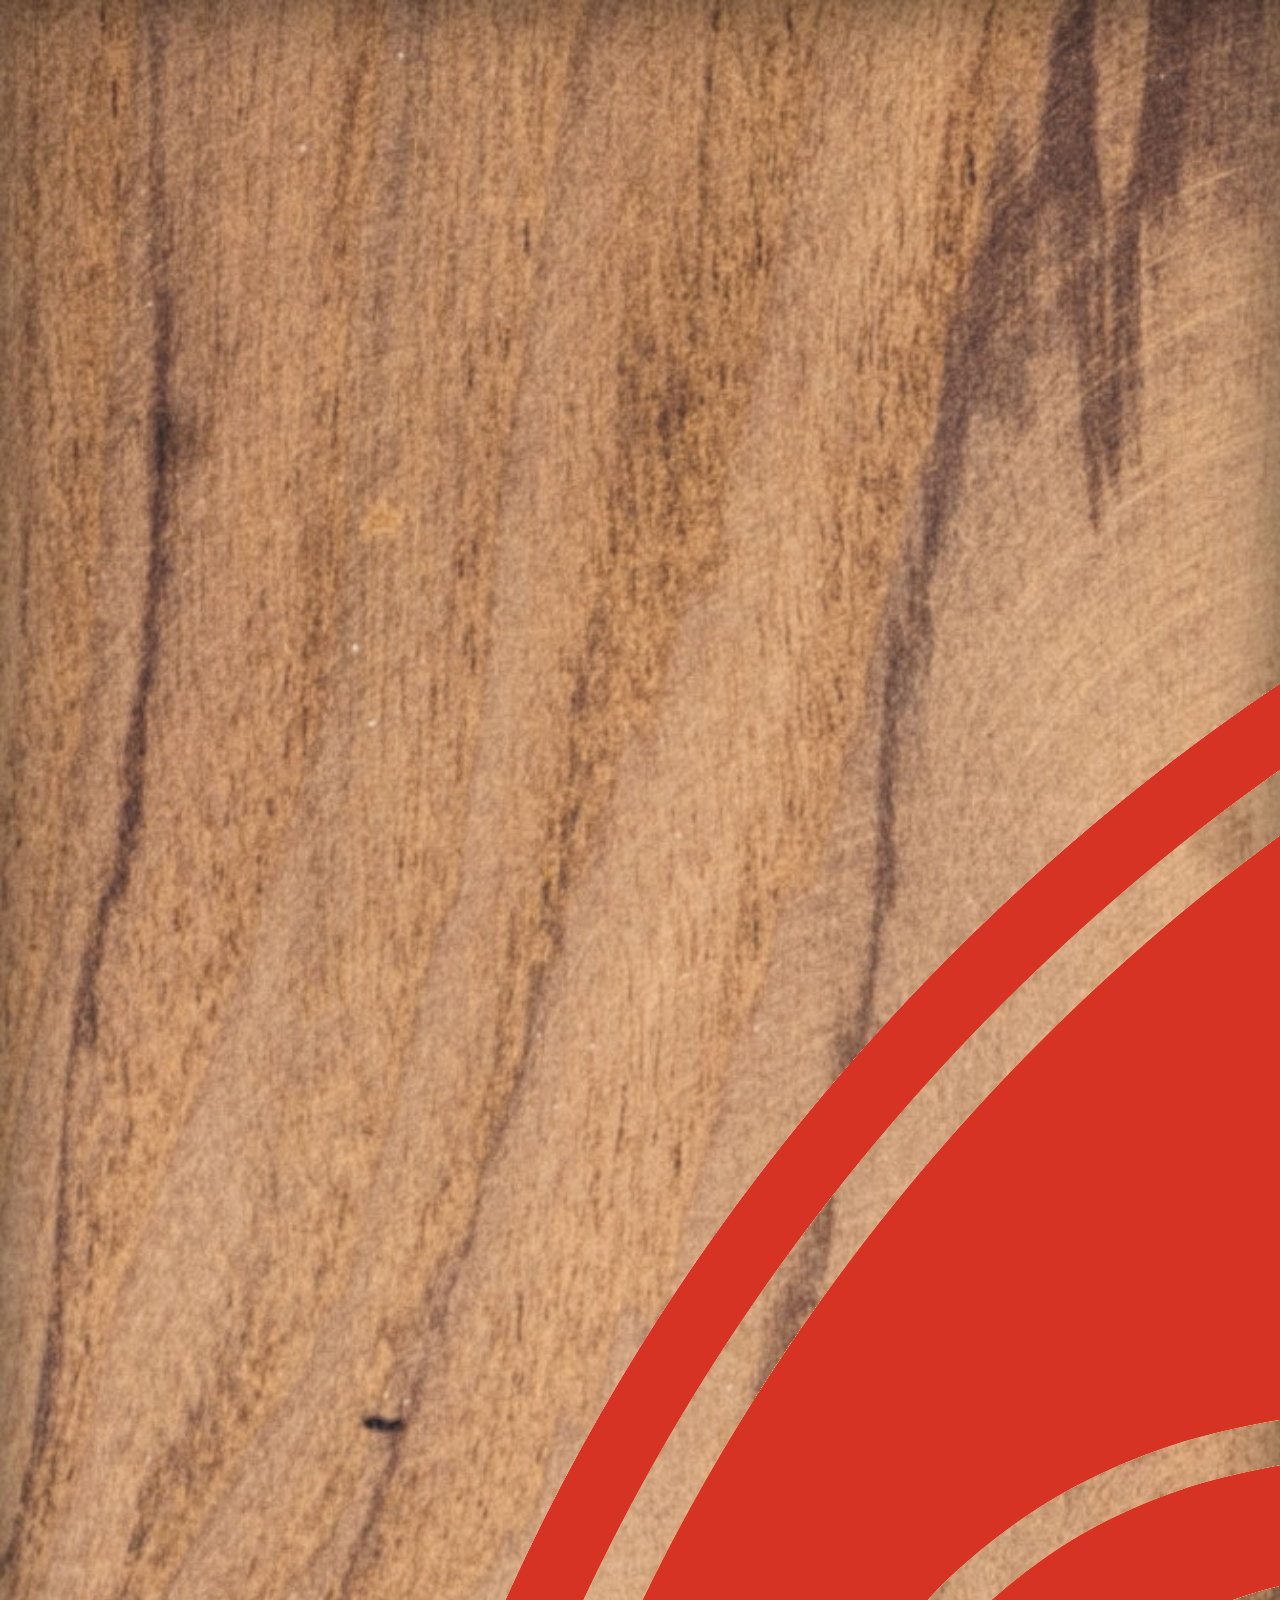
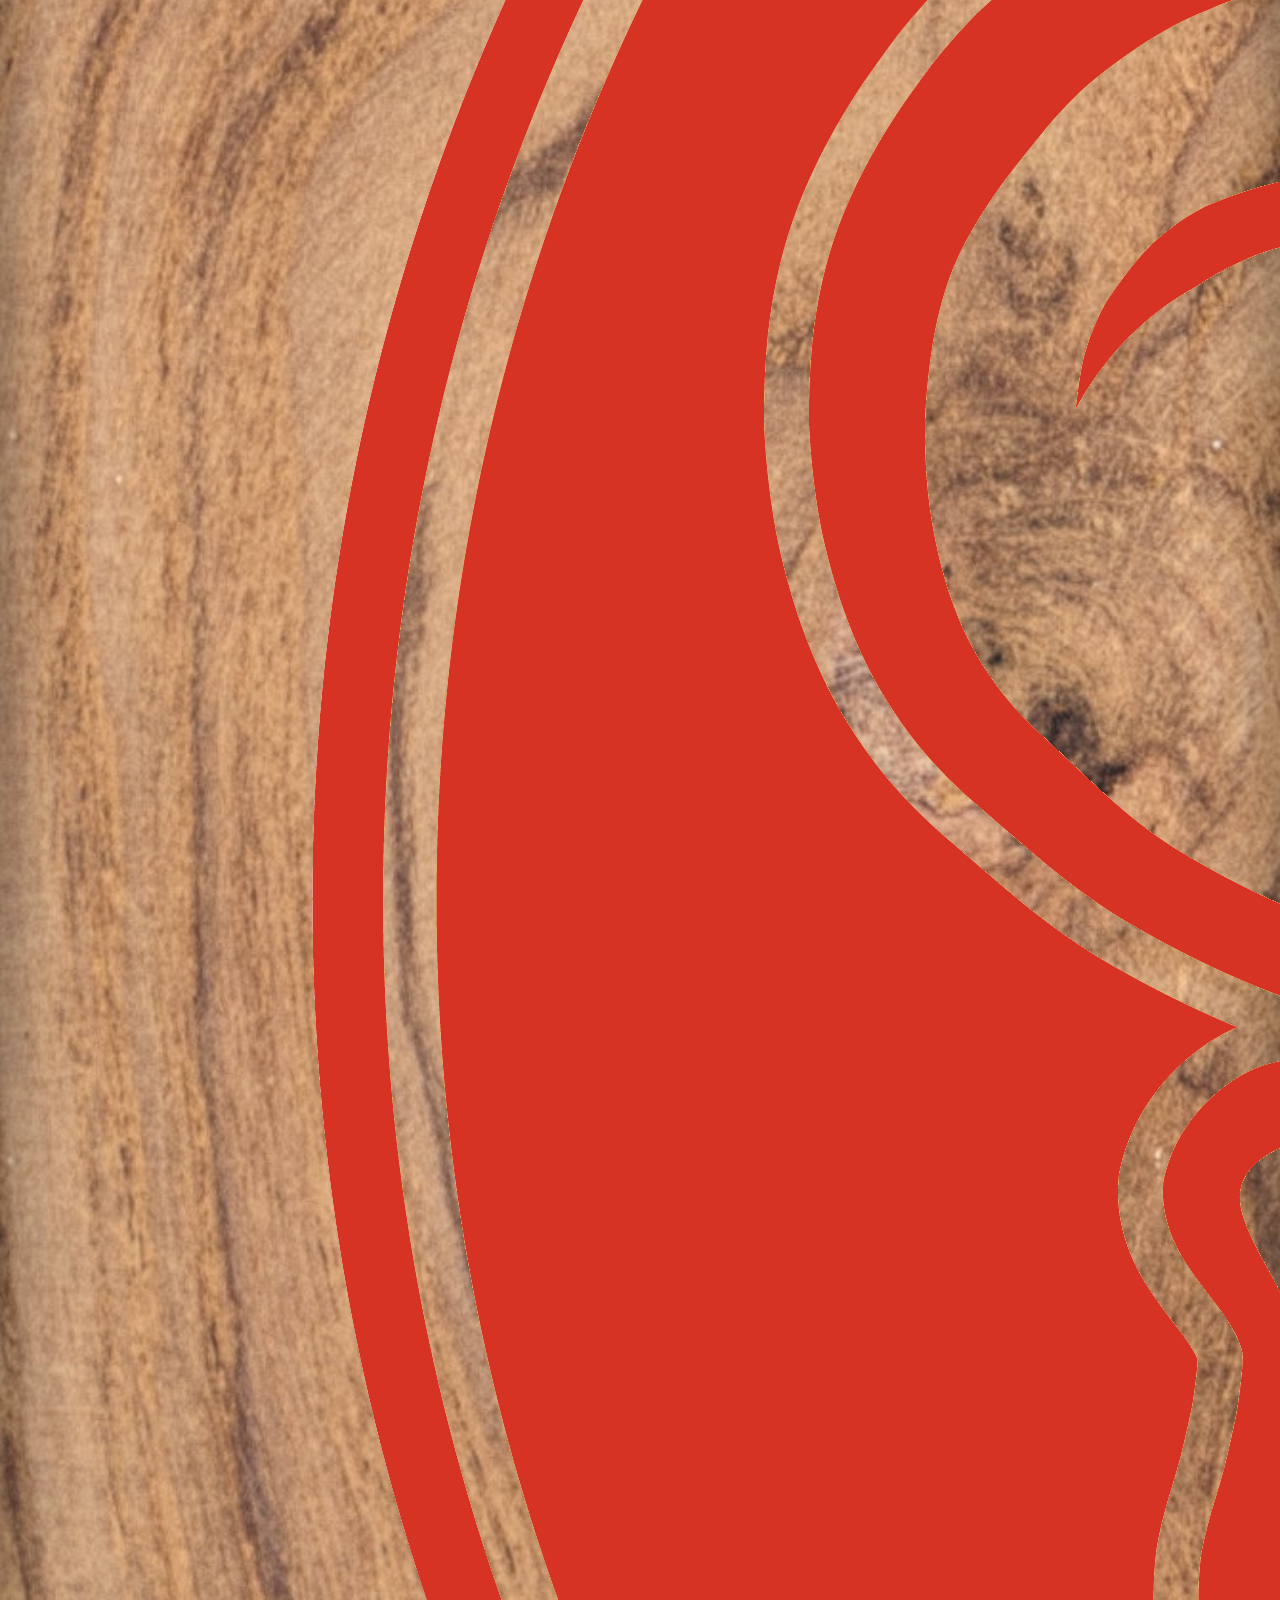
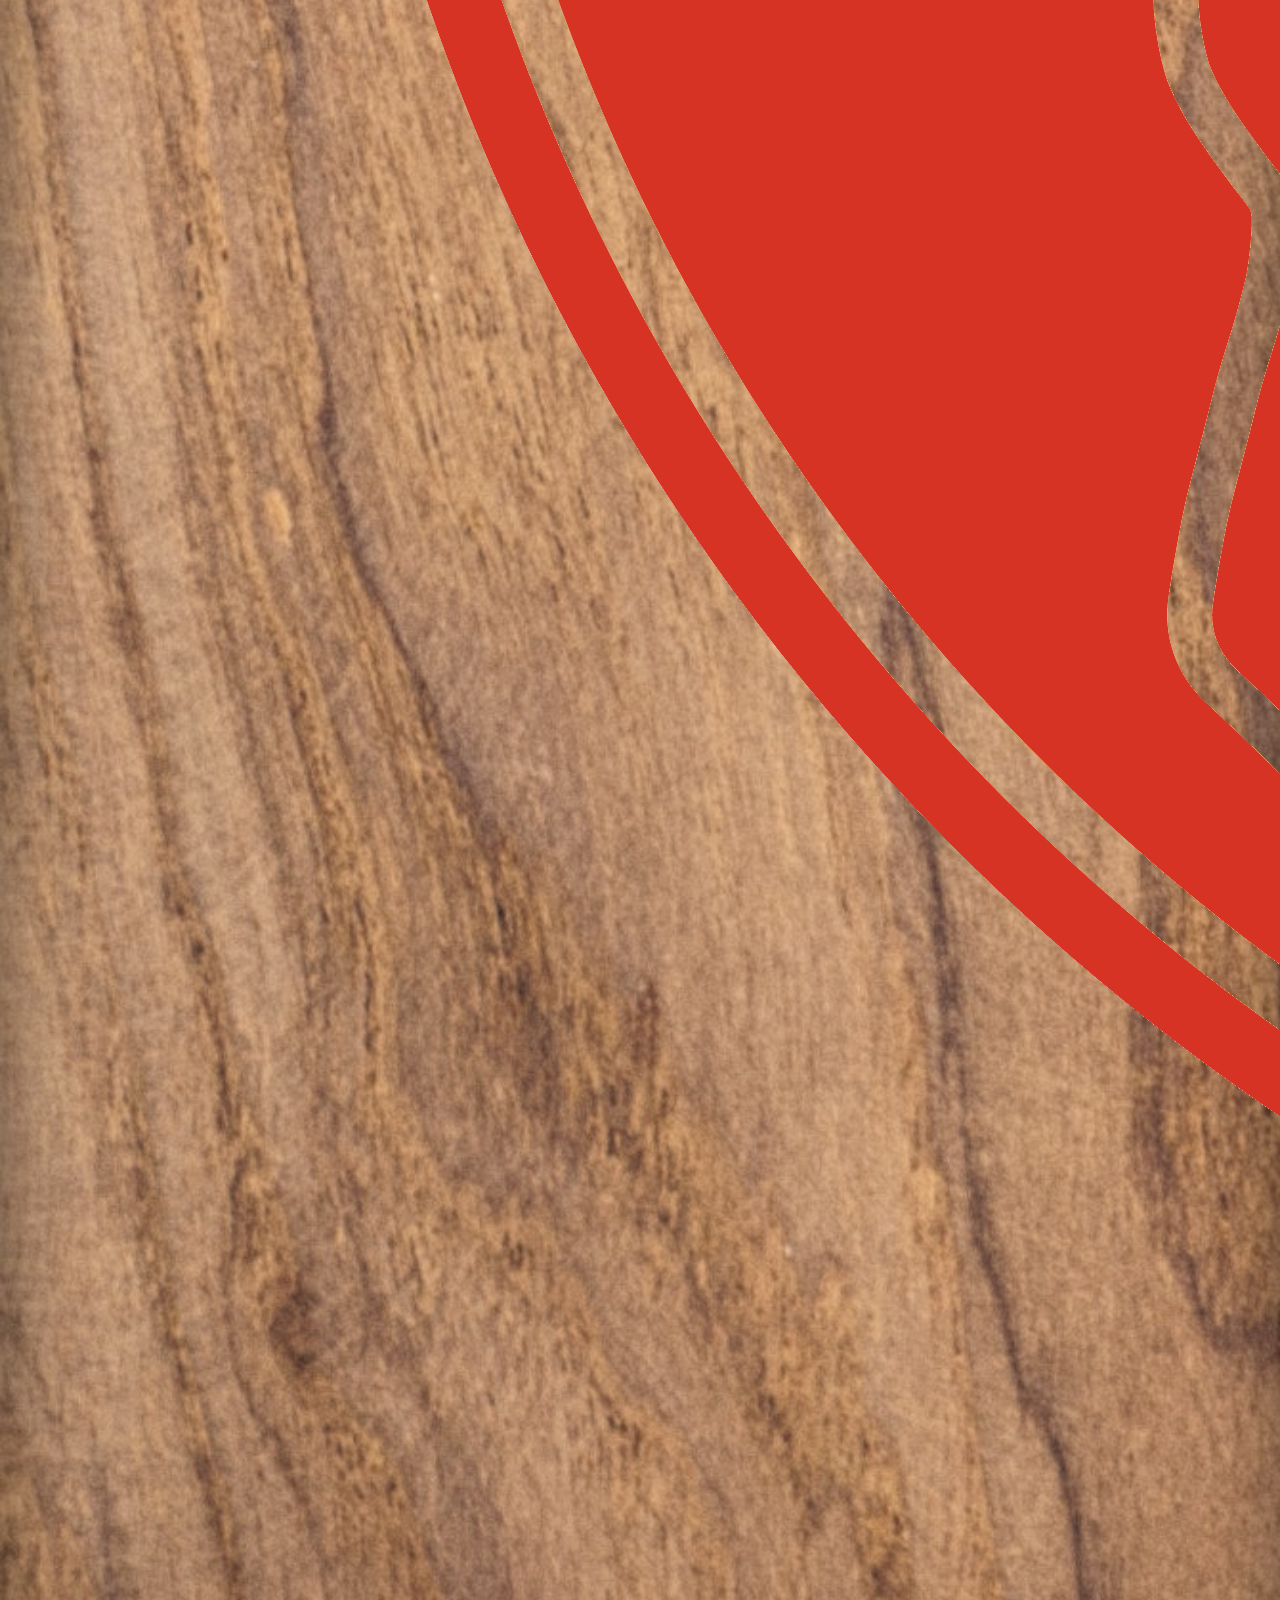
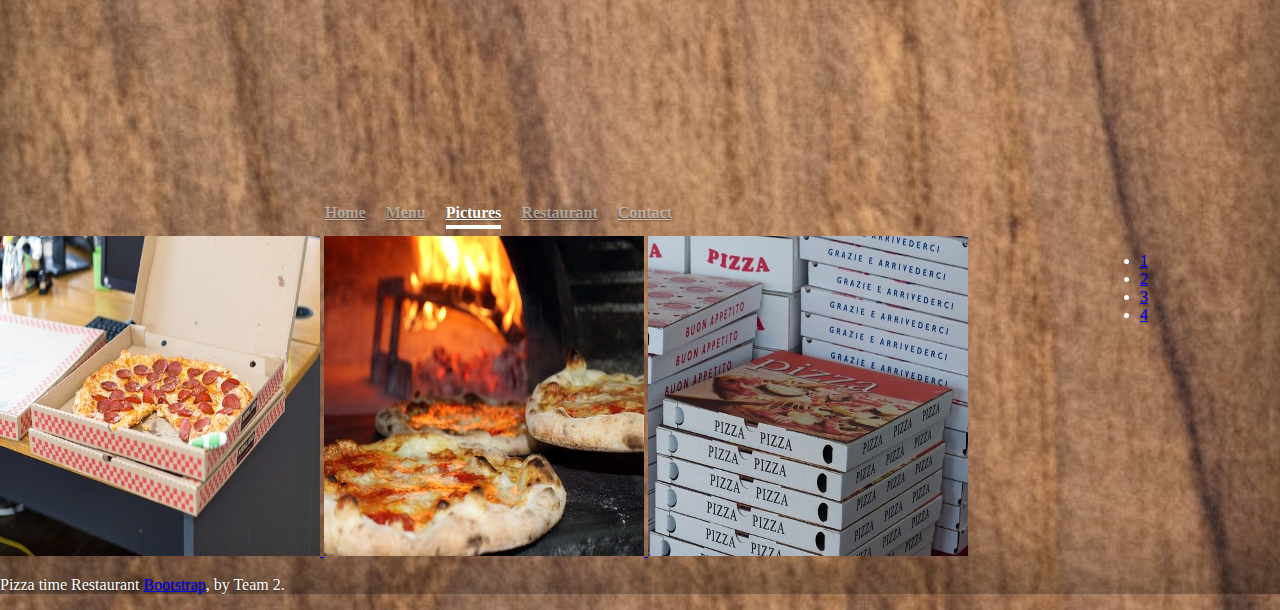
<file: picture.html>
<!DOCTYPE html>
<html>
    <head>
        <meta charset="utf-8">
        <link rel="stylesheet" href="https://stackpath.bootstrapcdn.com/bootstrap/4.5.0/css/bootstrap.min.css" integrity="sha384-9aIt2nRpC12Uk9gS9baDl411NQApFmC26EwAOH8WgZl5MYYxFfc+NcPb1dKGj7Sk" crossorigin="anonymous">
         <link rel="stylesheet" href="assets/scss/stylePicture.css">
        <title>Gallerie Photo</title>
        <link rel="icon" type="image/png" href="./assets/img/Logo.png" sizes="32x32">
      

     </head>
     <body class="body">
      <div class="cover-container d-flex w-100 h-100 p-3 mx-auto flex-column">
      <!--Menu-->
      <header class="masthead mb-auto bg-warning">
        <div class="inner">
            <div class="row">
                
            
            <img class="col-2" src="./assets/img/Logo.png" alt="logo">
          
          <nav class="nav nav-masthead justify-content-center align-self-end">
            <a class="nav-link text-dark" href="welcome.html">Home</a>
            <a class="nav-link text-dark" href="menu.html">Menu</a>
            <a class="nav-link text-dark active" href="picture.html">Pictures</a>
            <a class="nav-link text-dark" href="restaurant.html">Restaurant</a>
            <a class="nav-link text-dark" href="contact.html">Contact</a>
          </nav>
          </div>
        </div>
      </header>
          <!--Menu-->
        </div>
        <!-- Image gallery -->

  <div class="row text-center divGallery ml-auto">
<div class="col-12 gallery" id="gallery">
  <a target="_blank" href="assets/img/Pizza1.jpg">
    <img src="assets/img/Pizza1.jpg" class="img-thumbnail  imgGallery " alt="Pizza">
    </a>
    <a target="_blank" href="assets/img/Pizza2.jpg">
    <img src="assets/img/Pizza2.jpg" class=" img-thumbnail imgGallery" alt="Pizza">
  </a>
  <a target="_blank" href="assets/img/Pizza3.jpg">
  <img src="assets/img/Pizza3.jpg" class="img-thumbnail imgGallery" alt="Pizza" >
  </a>
</div>
<div class="col-12 gallery" id="gallery2">
  <a target="_blank" href="assets/img/Pizza4.jpg">
    <img src="assets/img/Pizza4.jpg" class="img-thumbnail imgGallery page2" alt="Pizza" id="p4">
    </a>
    <a target="_blank" href="assets/img/Pizza5.jpg">
    <img src="assets/img/Pizza5.jpg" class="img-thumbnail imgGallery page2" alt="Pizza" id="p5">
    </a>
    <a target="_blank" href="assets/img/Pizza6.jpeg">
    <img src="assets/img/Pizza6.jpeg" class="img-thumbnail imgGallery page2" alt="Pizza" id="p6">
     </a>
</div>
<div class="col-12 gallery" id="gallery3">
  <a target="_blank" href="assets/img/Pizza7.jpg">
  <img src="assets/img/Pizza7.jpg" class="img-thumbnail imgGallery page3" alt="Pizza" id="p7">
  </a>
  <a target="_blank" href="assets/img/Pizza8.jpg">
    <img src="assets/img/Pizza8.jpg" class="img-thumbnail imgGallery page3" alt="Pizza" id="p8">
    </a>
    <a target="_blank" href="assets/img/Pizza9.jpg">
    <img src="assets/img/Pizza9.jpg" class=" img-thumbnail imgGallery page3" alt="Pizza" id="p9">
    </a>
</div>
<div class="col-12 gallery" id="gallery4">
  <a target="_blank" href="assets/img/Pizza11.jpg">
    <img src="assets/img/Pizza11.jpg" class=" img-thumbnail imgGallery page4" alt="Pizza">
     </a>
    <a target="_blank" href="assets/img/Pizza10.jpg">
    <img src="assets/img/Pizza10.jpg" class=" img-thumbnail imgGallery page4" alt="Pizza">
     </a>
     <a target="_blank" href="assets/img/Pizza12.jpg">
      <img src="assets/img/Pizza12.jpg" class=" img-thumbnail imgGallery page4" alt="Pizza">
       </a>
    

</div>
       <!-- pagination -->
       <nav aria-label="Page navigation" class=" navPagination">
        <ul class="pagination  paginationUl">
          <li class="page-item"><a onclick=myfunctionBis() class="page-link" href="#">1</a></li>
          <li class="page-item"><a onclick=myfunction() class="page-link" href="#">2</a></li>
          <li class="page-item"><a onclick=myfunction2() class="page-link" href="#">3</a></li>
          <li class="page-item"><a onclick=myfunction3() class="page-link" href="#">4</a></li>
    
      
        </ul>
      </nav>
    <!-- Pagination -->
    <!-- Image gallery -->

  </div>

<!-- Footer -->
<div class="cover-container  d-flex w-100 h-100 p-3 mx-auto flex-column">
<footer class="mastfoot text-center mt-auto">
  <div class="inner">
    <p class="text-dark bg-warning">Pizza time Restaurant <a href="https://getbootstrap.com/">Bootstrap</a>, by Team 2.</p>
  </div>
</footer>
</div>
<!-- Footer -->

     </body>
     <script>
    let x = document.getElementById("gallery");
       let y= document.getElementById("gallery2");
       let z= document.getElementById("gallery3");
       let t= document.getElementById("gallery4");
     function myfunction() {
       
       if (getComputedStyle(x).display != "none" || getComputedStyle(z).display != "none" || getComputedStyle(t).display != "none") {
          x.style.display = "none";
          z.style.display = "none";
          t.style.display = "none";
          y.style.display = "block";
       }
       else {
         y.style.display ="block";
       }
      
     }
     function myfunctionBis() {
       
       if (getComputedStyle(y).display != "none" || getComputedStyle(z).display != "none" || getComputedStyle(t).display != "none") {
          y.style.display = "none";
          z.style.display = "none";
          t.style.display = "none";
          x.style.display = "block";
       }
       else {
         x.style.display ="block";
       }
      
     }    
    

     function myfunction2() {
       if (getComputedStyle(x).display != "none" || getComputedStyle(y).display != "none" || getComputedStyle(t).display != "none") {
          x.style.display = "none";
          y.style.display = "none";
          t.style.display = "none";
          z.style.display = "block";

     }
     else {
       z.style.display= "block";
     }
     

     }
     function myfunction3() {
      if (getComputedStyle(x).display != "none" || getComputedStyle(y).display != "none" || getComputedStyle(z).display != "none") {
          x.style.display = "none";
          y.style.display = "none";
          z.style.display = "none";
          t.style.display = "block";

     }
     else {
       t.style.display= "block";
     }
     
     }

     


  </script>
</html>
</file>
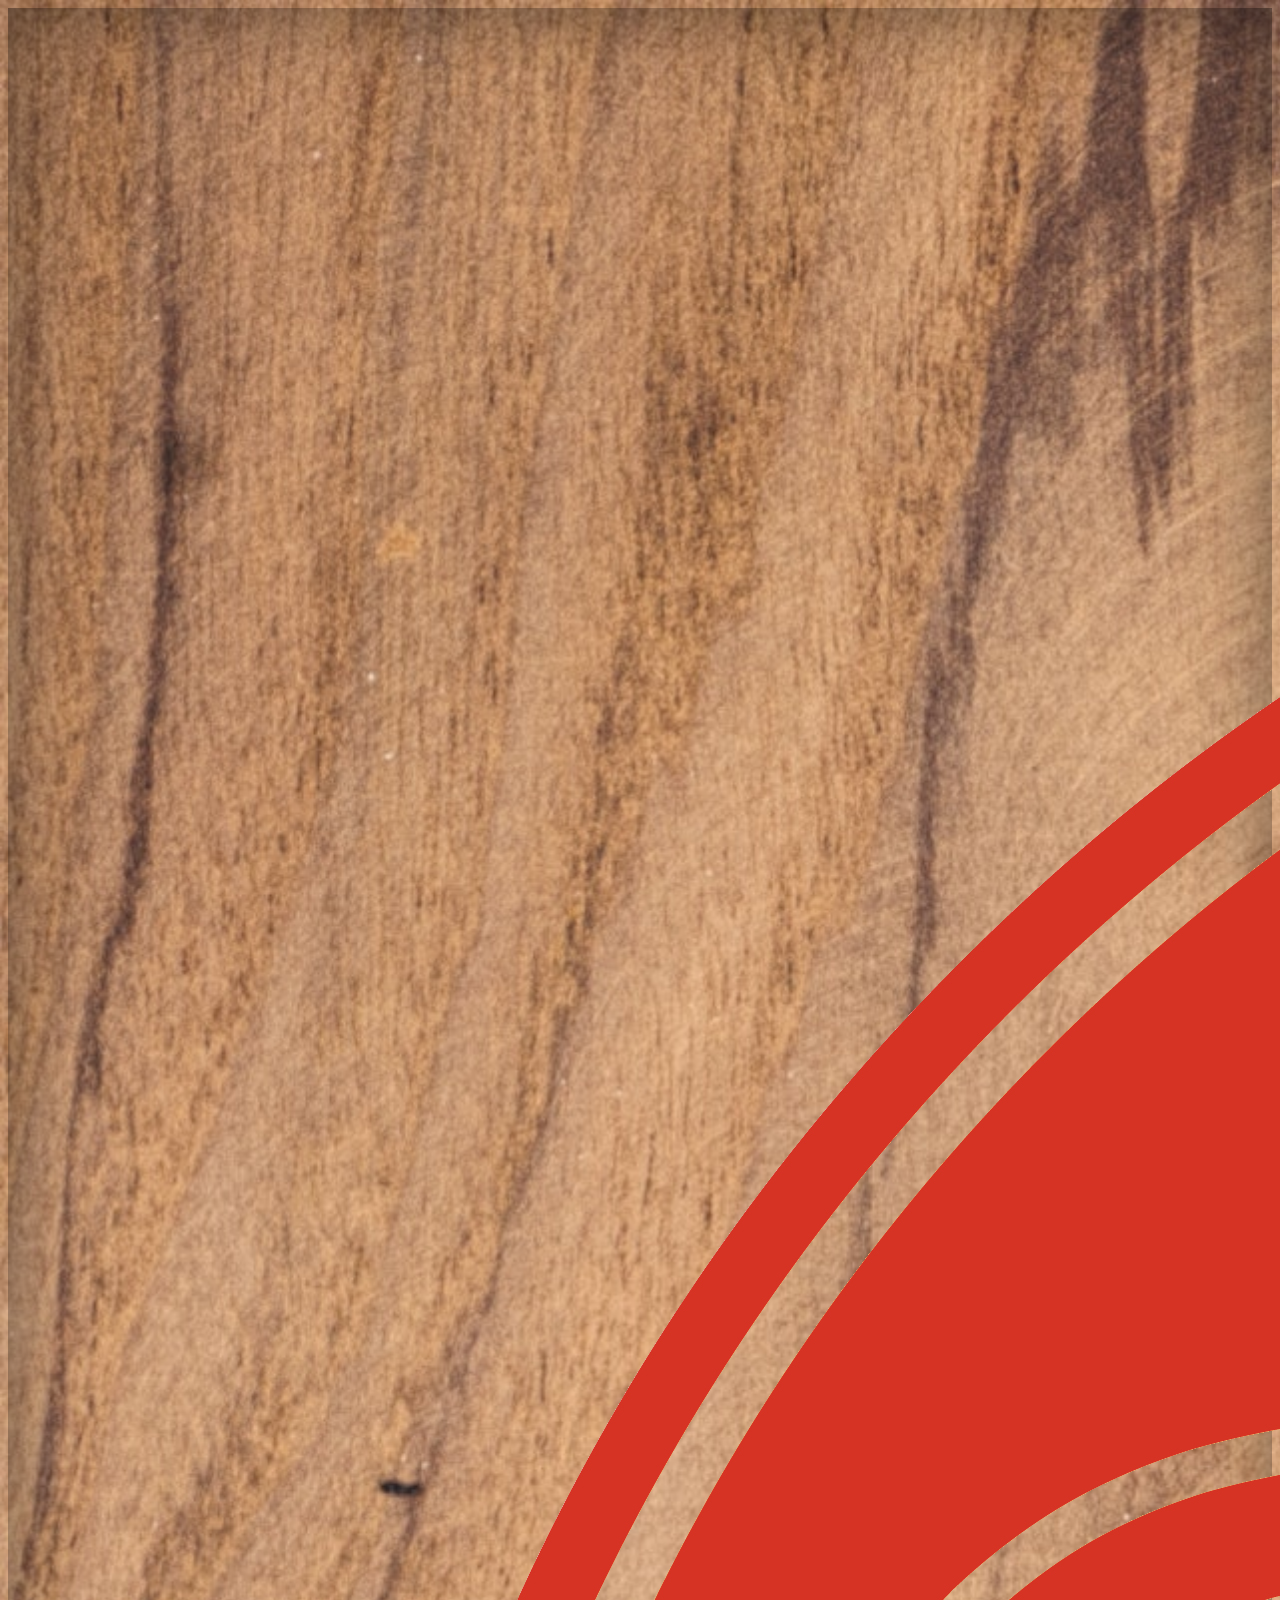
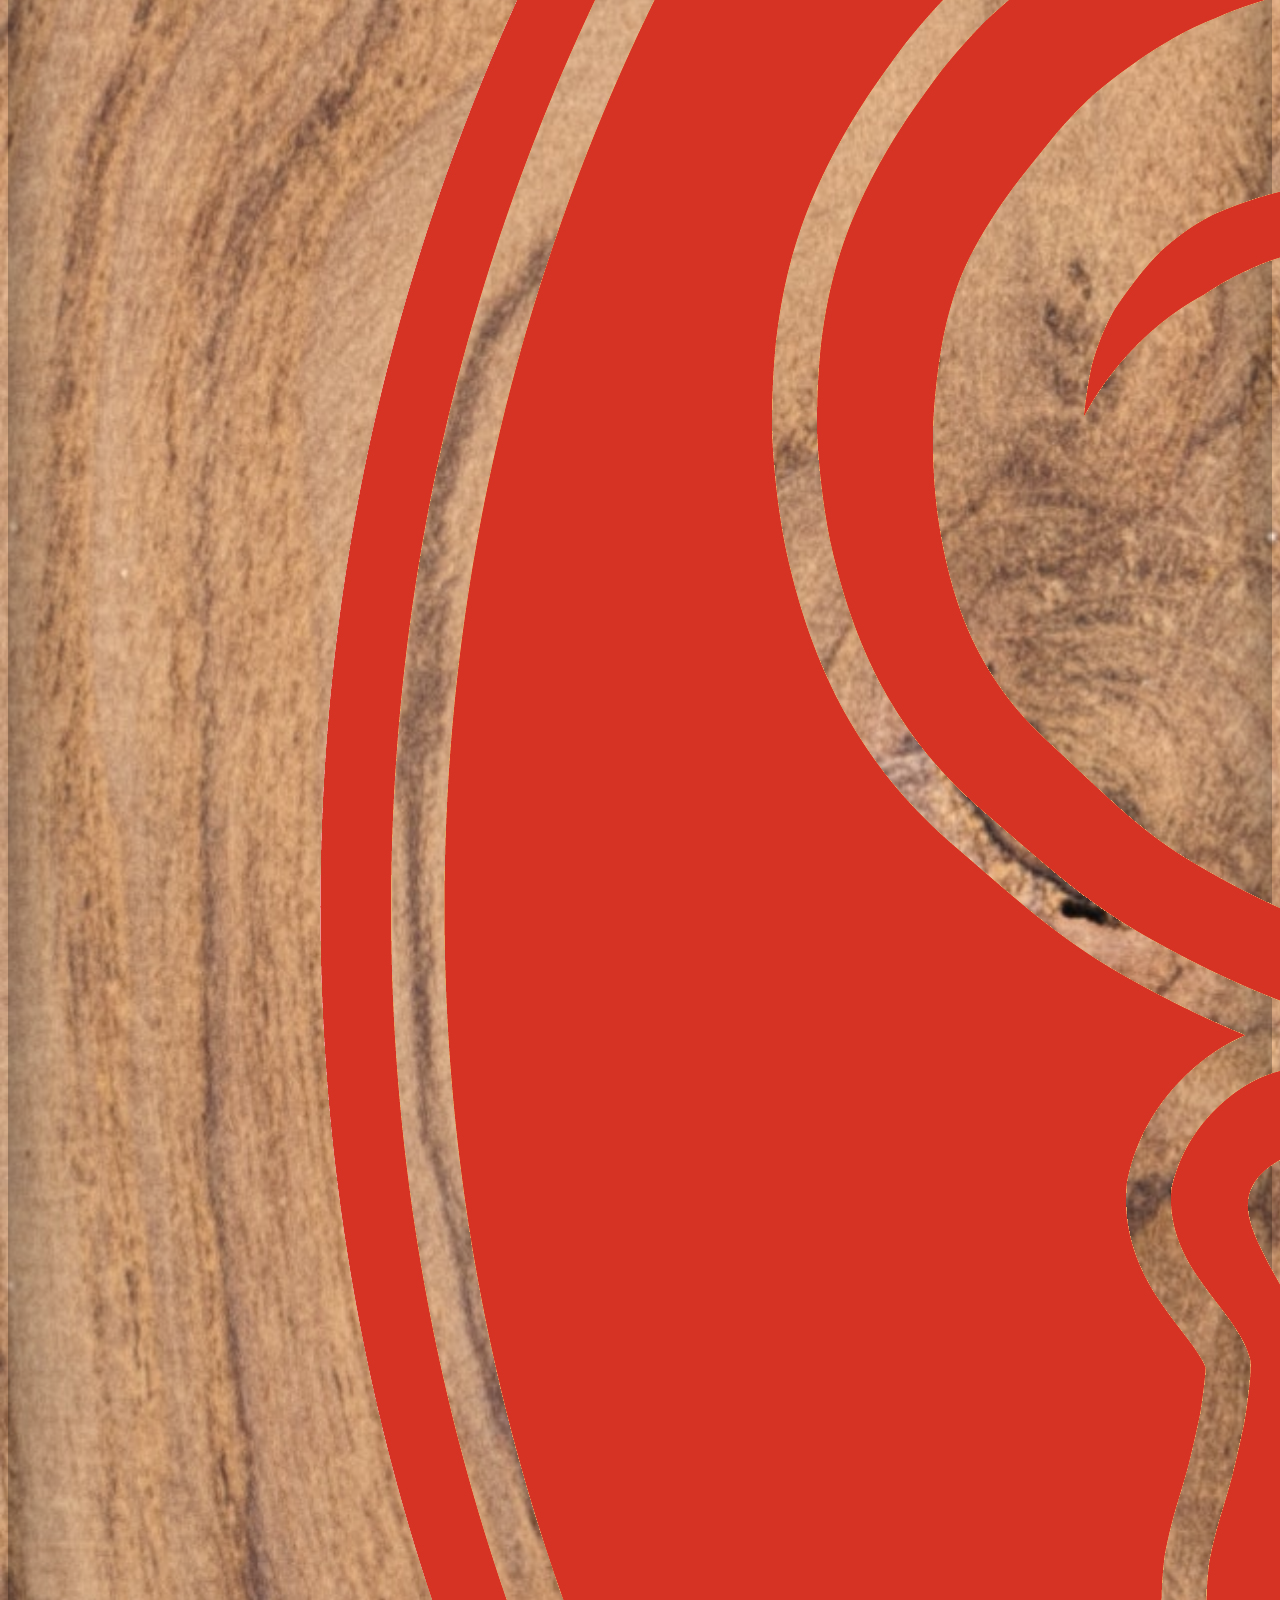
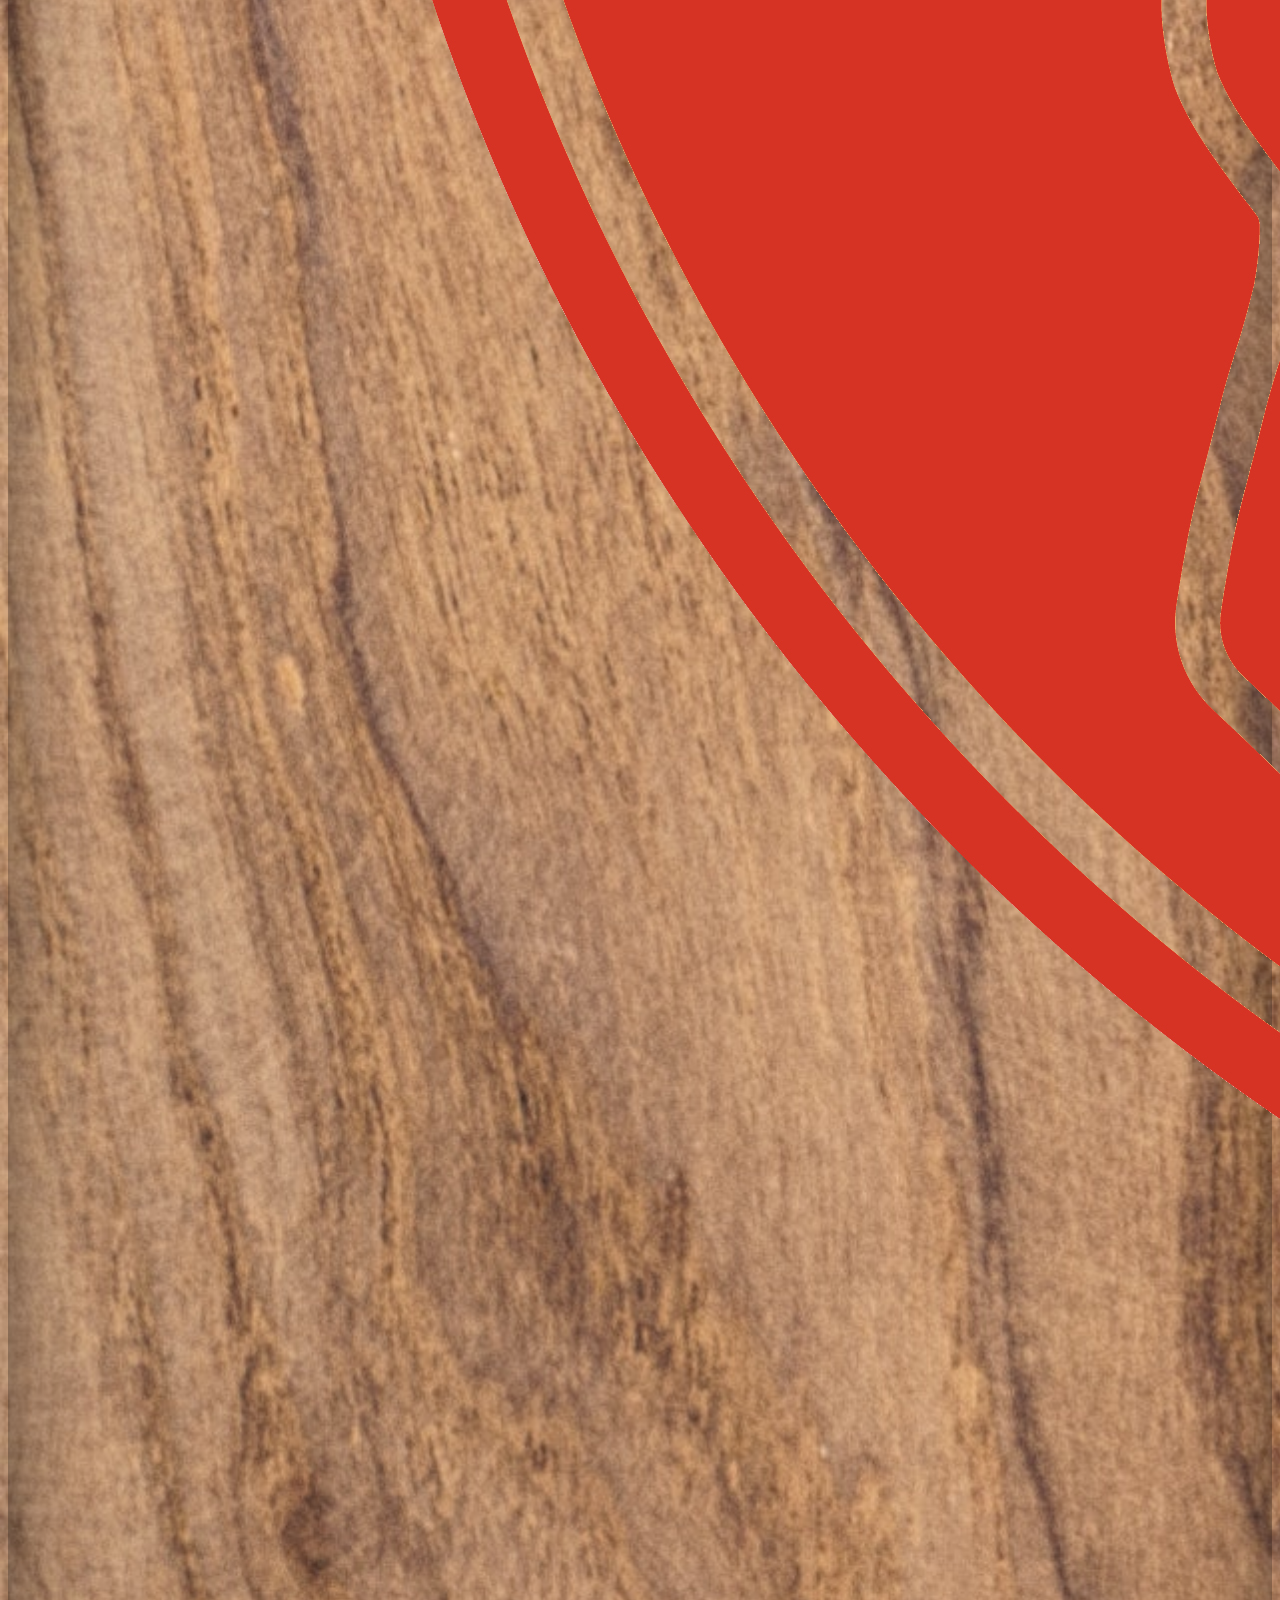
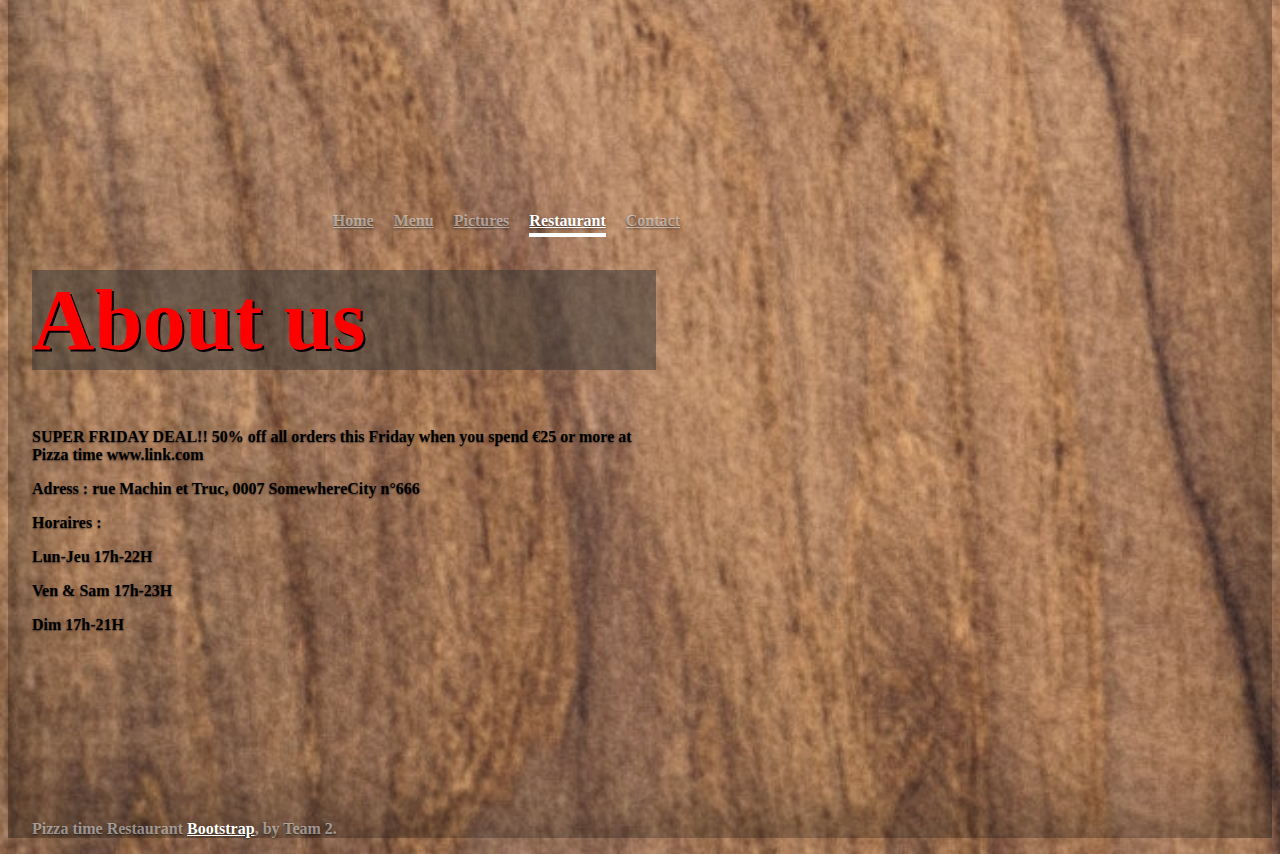
<file: restaurant.html>
<!DOCTYPE html>
<html lang="eng">
    <head>
        <meta charset="utf-8">
        <meta http-equiv="X-UA-Compatible" content="IE=edge">
        <meta name="viewport" content="width=device-width, initial-scale=1, shrink-to-fit=no">
        <title>Title Page</title>
        <link rel="icon" type="image/png" href="./assets/img/Logo.png" sizes="32x32">

        <!-- Bootstrap CSS -->
        <link rel="stylesheet" href="https://stackpath.bootstrapcdn.com/bootstrap/4.5.0/css/bootstrap.min.css" integrity="sha384-9aIt2nRpC12Uk9gS9baDl411NQApFmC26EwAOH8WgZl5MYYxFfc+NcPb1dKGj7Sk" crossorigin="anonymous">
        <link rel="stylesheet" href="assets/css/styleRestaurant.css">

        <style>
            .bd-placeholder-img {
              font-size: 1.125rem;
              text-anchor: middle;
              -webkit-user-select: none;
              -moz-user-select: none;
              -ms-user-select: none;
              user-select: none;
            }
      
            @media (min-width: 768px) {
              .bd-placeholder-img-lg {
                font-size: 3.5rem;
              }
            }
          </style>
          <!-- Custom styles for this template -->
        </head>
        <body class="text-center bodyRestaurant">
          <div class="cover-container d-flex w-100 h-100 p-3 mx-auto flex-column">
        <header class="masthead mb-auto bg-warning">
          <div class="inner">
              <div class="row">
                  
              
              <img class="col-2" src="./assets/img/Logo.png" alt="logo">
            
            <nav class="nav nav-masthead justify-content-center align-self-end">
              <a class="nav-link text-dark " href="welcome.html">Home</a>
              <a class="nav-link text-dark" href="menu.html">Menu</a>
              <a class="nav-link text-dark" href="picture.html">Pictures</a>
              <a class="nav-link text-dark active" href="restaurant.html">Restaurant</a>
              <a class="nav-link text-dark" href="contact.html">Contact</a>
            </nav>
            </div>
          </div>
        </header>
      
        <main role="main" class="inner cover">
          <h1 class="cover-heading">About us</h1>
          <p class="lead">SUPER FRIDAY DEAL!! 50% off all orders this Friday when you spend €25 or more at Pizza time www.link.com</p>
          <p class="lead"><strong>Adress :</strong> rue Machin et Truc, 0007 SomewhereCity n°666 </p>
          <p class="lead"><strong>Horaires : </strong> 
            <p class="lead">Lun-Jeu	17h-22H</p>
            <p class="lead">Ven & Sam	17h-23H</p>
              <p class="lead">Dim	17h-21H</p>
          <!--Google map-->
<div id="map-container-google-2" class="z-depth-1-half map-container divGoogle">
    <iframe src="https://maps.google.com/maps?q=chicago&t=&z=13&ie=UTF8&iwloc=&output=embed" frameborder="0"
      style="border:0" allowfullscreen></iframe>
      <footer class=" text-center mastfoot mt-auto">
        <div class="inner">
          <p class="text-dark bg-warning">Pizza time Restaurant <a href="https://getbootstrap.com/">Bootstrap</a>, by Team 2.</p>
        </div>
      </footer>
    </div>
    </div>
  <!--Google Maps-->
</main>         
        <script src="https://code.jquery.com/jquery-3.5.1.slim.min.js" integrity="sha384-DfXdz2htPH0lsSSs5nCTpuj/zy4C+OGpamoFVy38MVBnE+IbbVYUew+OrCXaRkfj" crossorigin="anonymous"></script>
        <script src="https://cdn.jsdelivr.net/npm/popper.js@1.16.0/dist/umd/popper.min.js" integrity="sha384-Q6E9RHvbIyZFJoft+2mJbHaEWldlvI9IOYy5n3zV9zzTtmI3UksdQRVvoxMfooAo" crossorigin="anonymous"></script>
        <script src="https://stackpath.bootstrapcdn.com/bootstrap/4.5.0/js/bootstrap.min.js" integrity="sha384-OgVRvuATP1z7JjHLkuOU7Xw704+h835Lr+6QL9UvYjZE3Ipu6Tp75j7Bh/kR0JKI" crossorigin="anonymous"></script>
    </body>
</html>
</file>
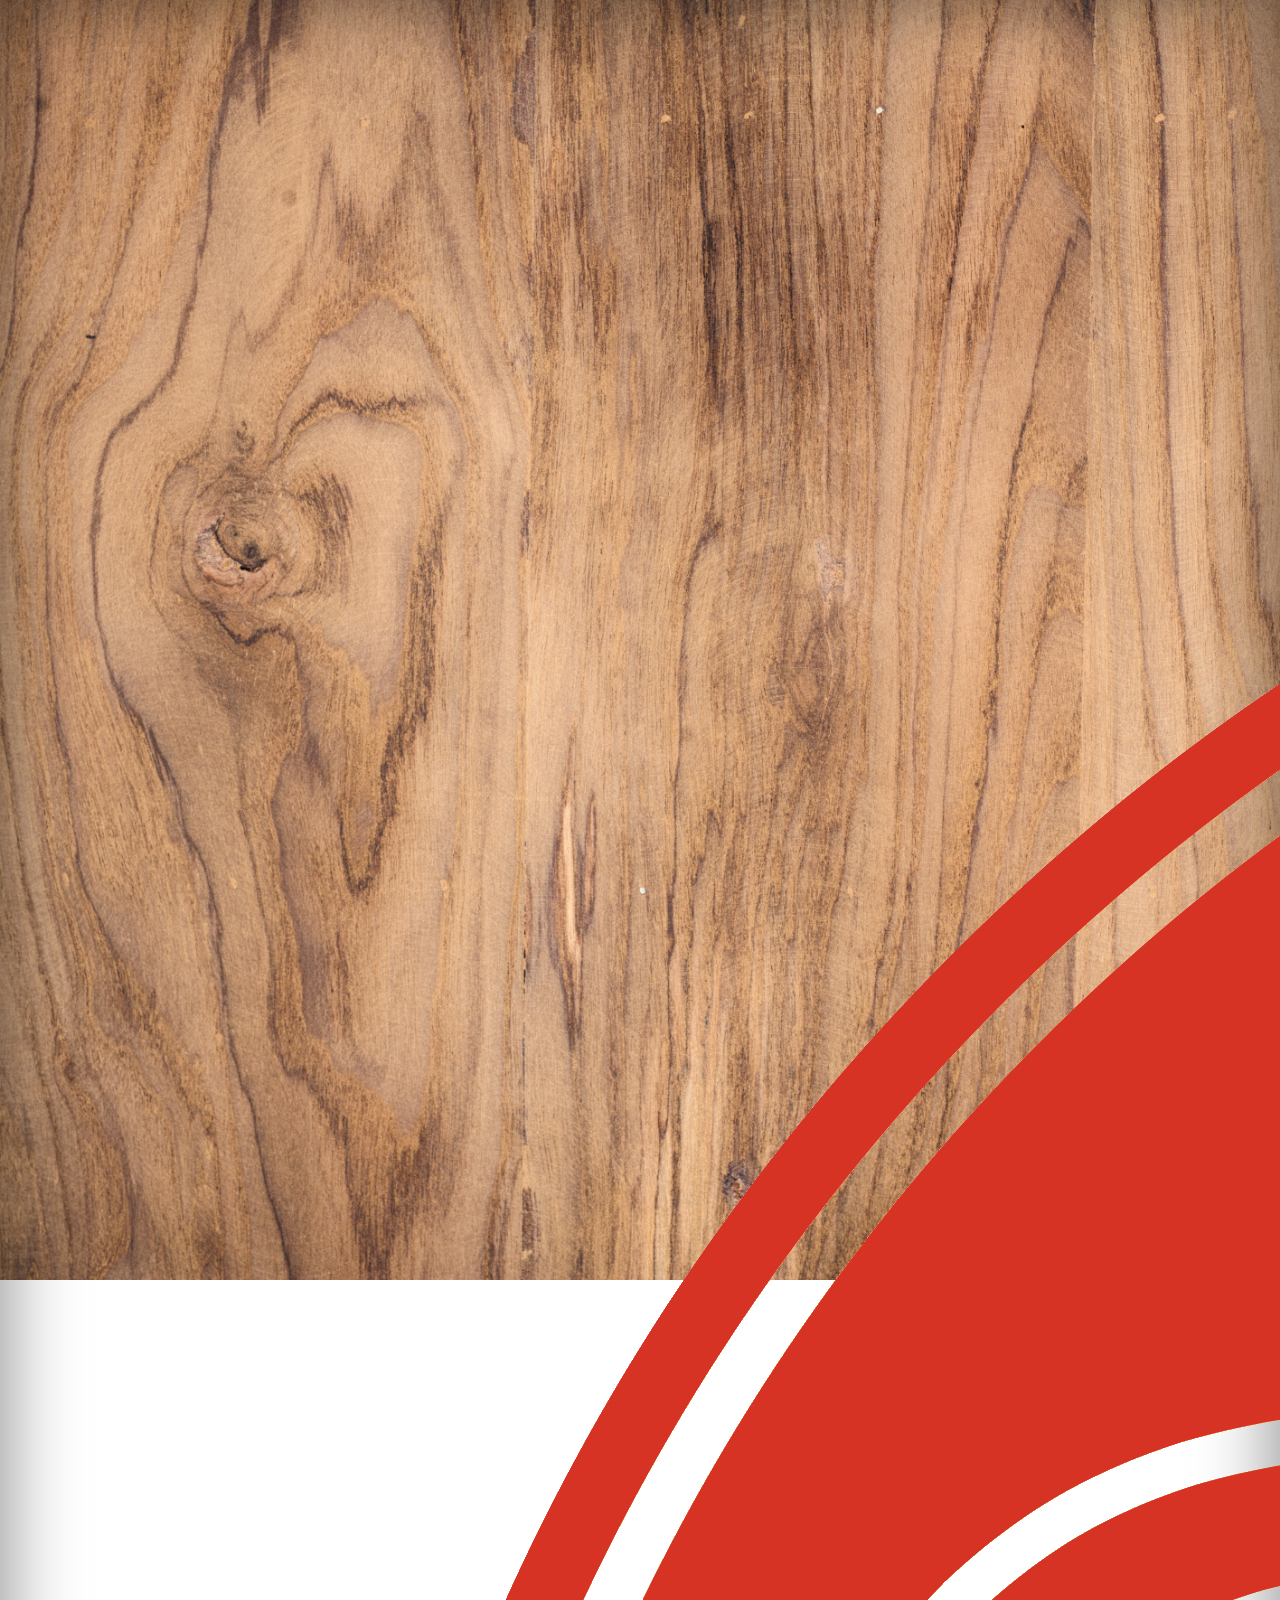
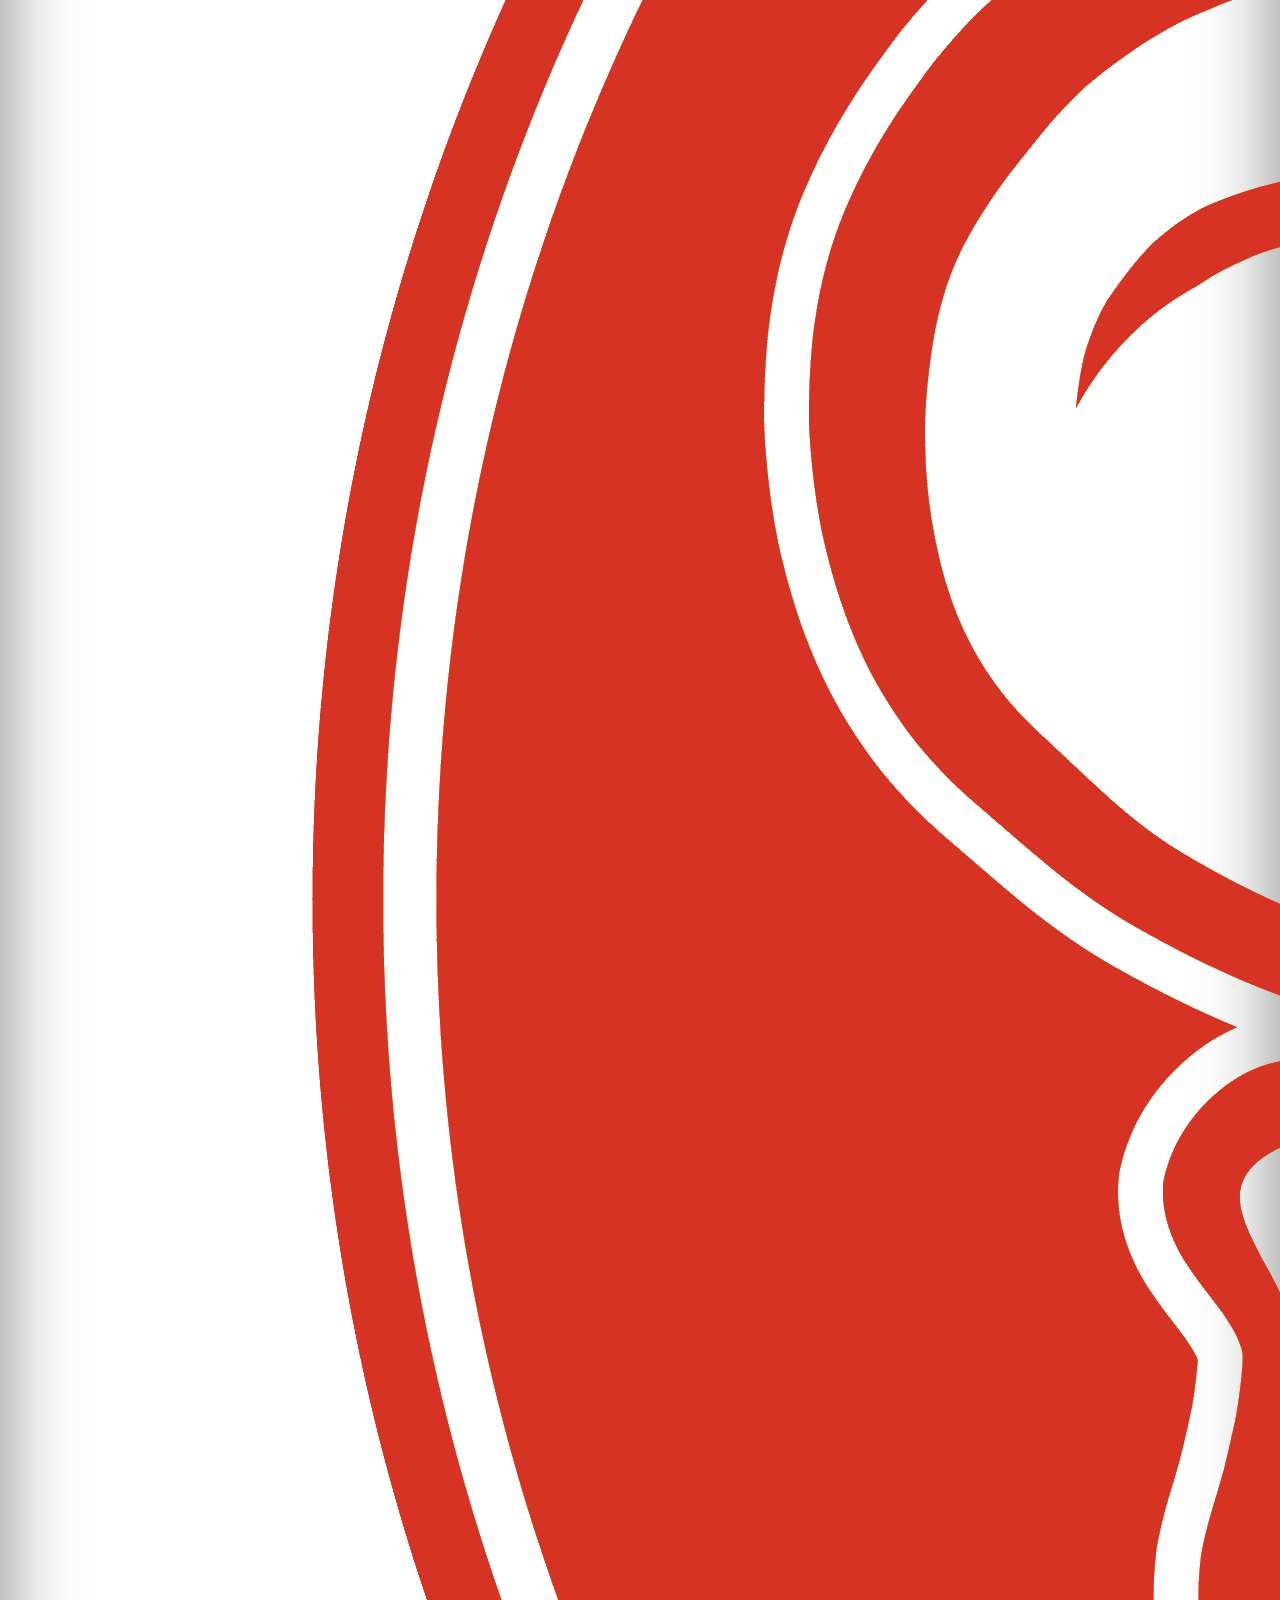
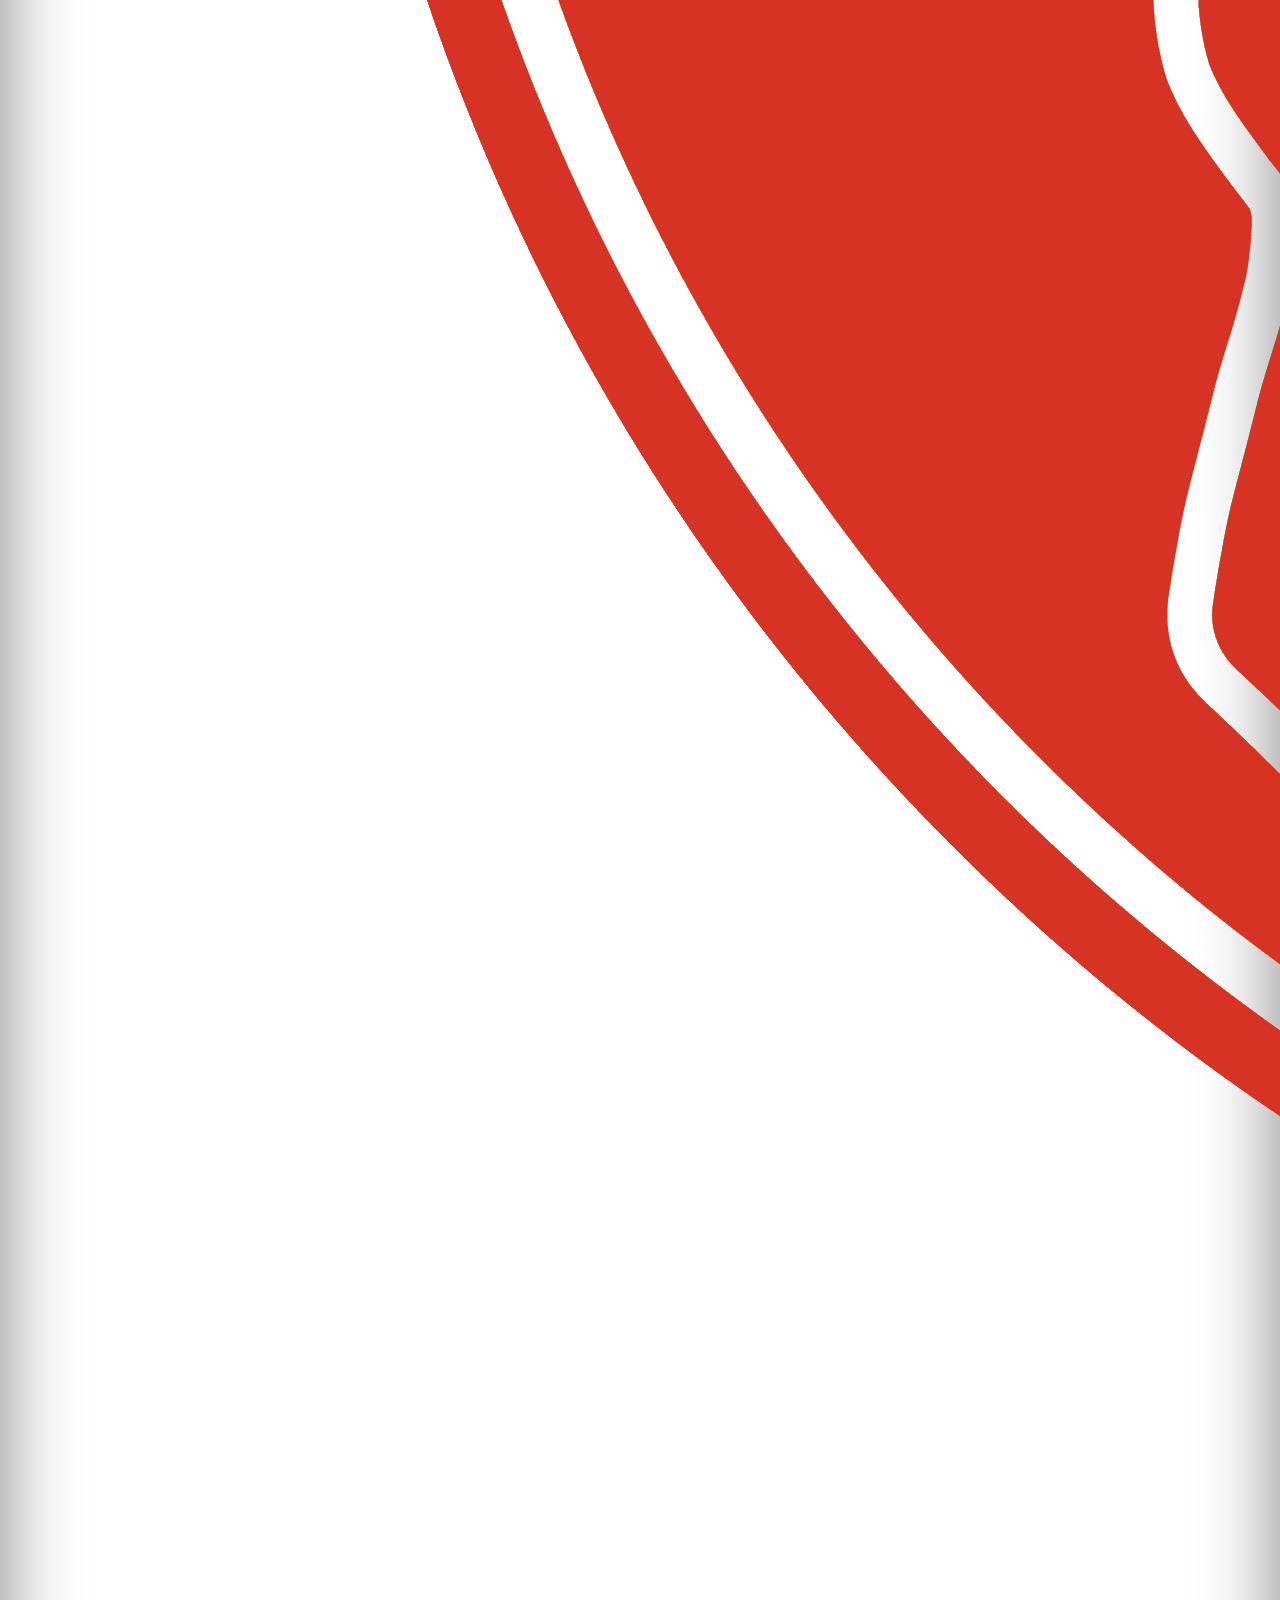
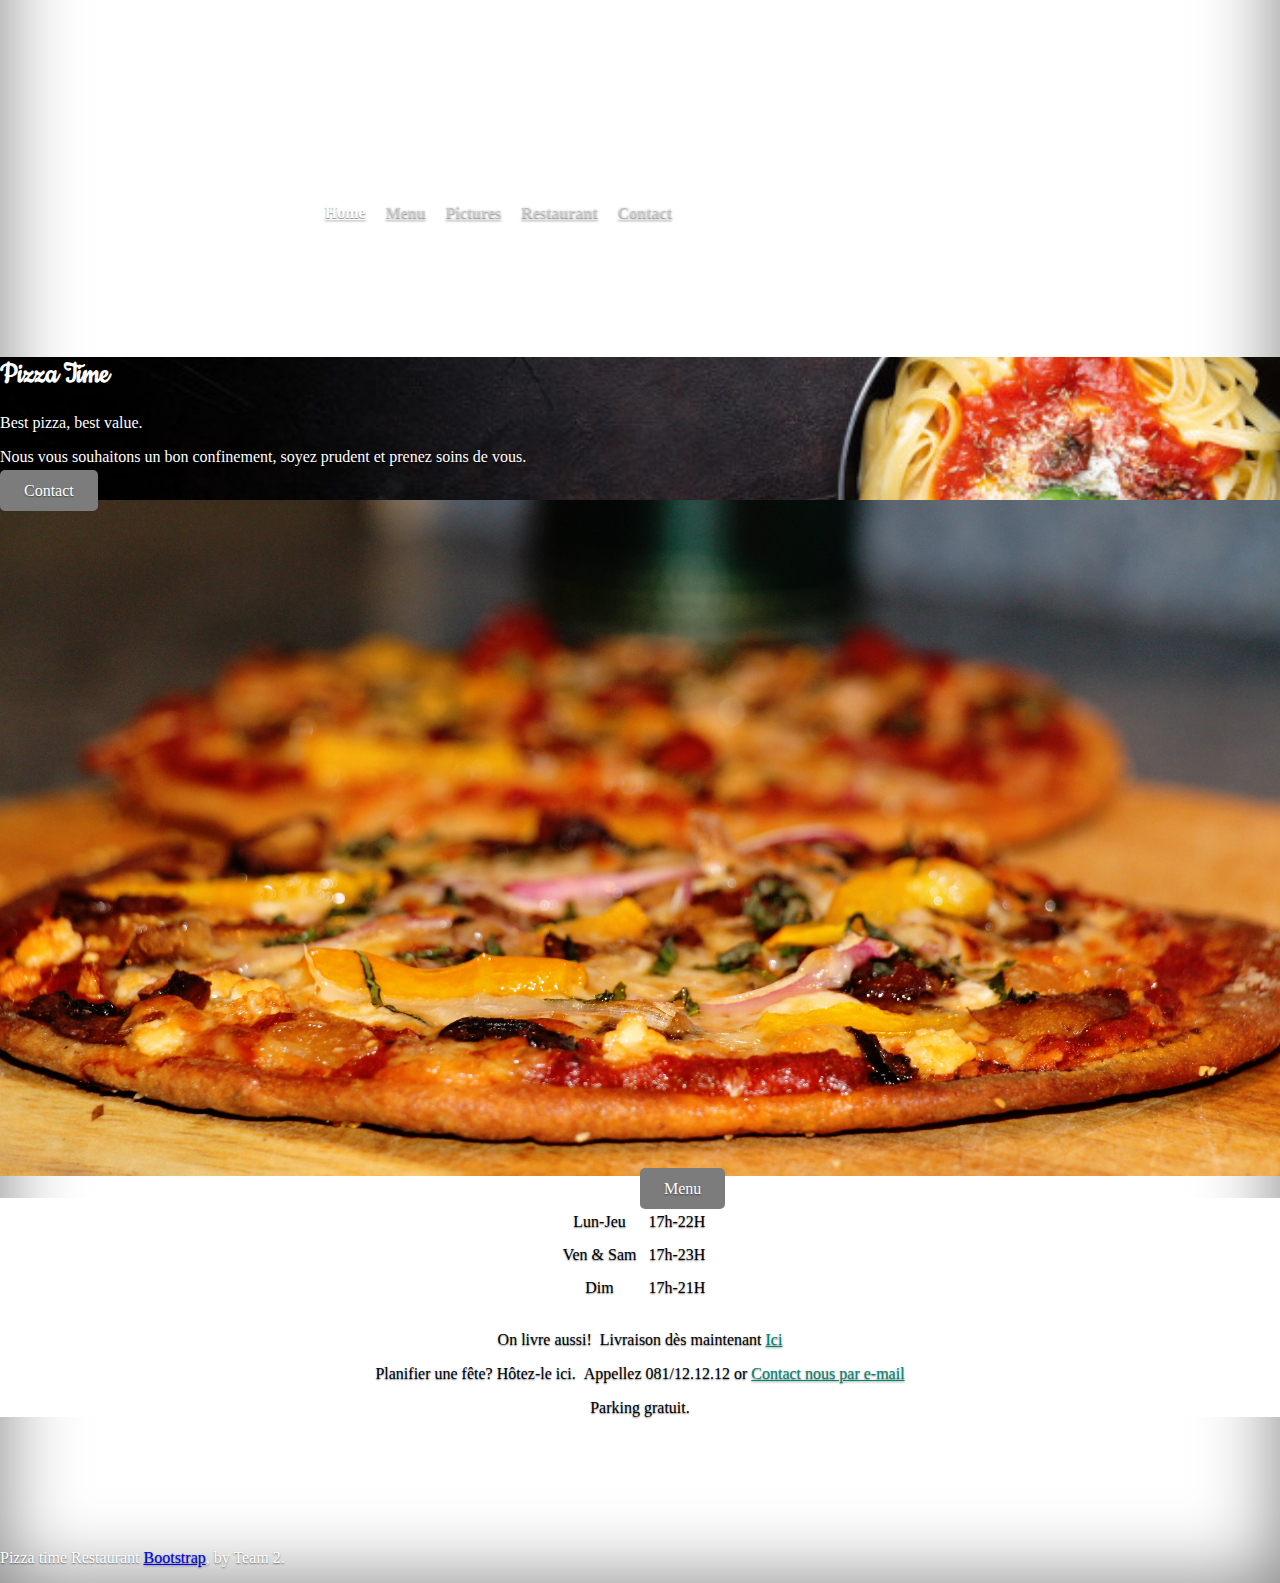
<file: welcome.html>
<!DOCTYPE html>
<html lang="fr">
    <head>
        <meta charset="UTF-8" />
        <meta name="viewport" content="width=device-width, initial-scale=1.0" />
        <link rel="stylesheet" href="assets/css/style_welcome.css" />
        <link
            rel="stylesheet"
            href="https://stackpath.bootstrapcdn.com/bootstrap/4.5.0/css/bootstrap.min.css"
            integrity="sha384-9aIt2nRpC12Uk9gS9baDl411NQApFmC26EwAOH8WgZl5MYYxFfc+NcPb1dKGj7Sk"
            crossorigin="anonymous"
        />
        <script
            src="https://stackpath.bootstrapcdn.com/bootstrap/4.5.0/js/bootstrap.min.js"
            integrity="sha384-OgVRvuATP1z7JjHLkuOU7Xw704+h835Lr+6QL9UvYjZE3Ipu6Tp75j7Bh/kR0JKI"
            crossorigin="anonymous"
        ></script>
        <title>Welcome</title>
        <link rel="icon" type="image/png" href="./assets/img/Logo.png" sizes="32x32">
    </head>
    
    <body>
        <div class="cover-container d-flex w-100 h-100 p-3 mx-auto flex-column">
            <header class="masthead mb-auto bg-warning">
              <div class="inner">
                  <div class="row">
                      
                  
                  <img class="col-2" src="./assets/img/Logo.png" alt="logo">
                
                <nav class="nav nav-masthead justify-content-center align-self-end">
                  <a class="nav-link text-dark active" href="welcome.html">Home</a>
                  <a class="nav-link text-dark " href="menu.html">Menu</a>
                  <a class="nav-link text-dark" href="picture.html">Pictures</a>
                  <a class="nav-link text-dark" href="restaurant.html">Restaurant</a>
                  <a class="nav-link text-dark" href="contact.html">Contact</a>
                </nav>
                </div>
              </div>
            </header>
        </div>
        <div class="container">
            <div class="row">
                <div class="jumbotron col-sm-12 col-md-12 col-lg-12">
                    <h1 class="display-4">Pizza Time</h1>
                    <p class="lead">
                        Best pizza, best value.
                    </p>

                    <p>
                        Nous vous souhaitons un bon confinement, soyez prudent
                        et prenez soins de vous.
                    </p>
                    <a class="btn1 btn-primary btn-lg" href="contact.html" role="button"
                        >Contact</a
                    >
                </div>

                <div class="col-sm-12 col-md-12 col-lg-5" style="padding: 0;">
                    <img
                        class="img-fluid. max-width: 100% height: auto"
                        src="assets/images/Two_pizzas,_one_in_the_foreground,_and_one_in_the_background.jpg"
                        alt="pizzas"
                        width="100%"
                        height="100%"
                    />

                    <a class="btn btn-primary btn-lg" href="menu.html" role="button">
                        Menu
                    </a>
                </div>
                <div
                    class="col-sm-12 col-md-12 col-lg-7"
                    style="background-color: white;"
                >
                    <div class="reservation">
                        <table>
                            <tbody>
                                <tr>
                                    <td>Lun-Jeu</td>
                                    <td>17h-22H</td>
                                </tr>
                                <tr>
                                    <td>Ven & Sam</td>
                                    <td>17h-23H</td>
                                </tr>
                                <tr>
                                    <td>Dim</td>
                                    <td>17h-21H</td>
                                </tr>
                            </tbody>
                        </table>
                        <style>
                            #link {
                                color: #00856c;
                            } /* CSS link color */
                        </style>
                        <br />
                        <p>
                            <span class="bold">On livre aussi!</span>&nbsp;
                            Livraison dès maintenant
                            <a id="link" href="https://www.takeaway.com/be-fr"
                                >Ici</a
                            >
                        </p>
                        <p>
                            <span class="bold">
                                Planifier une fête? Hôtez-le ici.</span
                            >
                            &nbsp;Appellez 081/12.12.12 or
                            <a
                                id="link"
                                href="https://mail.google.com/mail/u/0/#inbox?compose=GTvVlcSKkxCWPxDMhxCQwfZcrtwDgvRpRrNRsjvWjBXssSxdljrTMWcRHLRJQWwKkCXrfRXNfFsPB"
                                >Contact nous par e-mail</a
                            >
                        </p>
                        <p>
                            <span class="bold"> Parking gratuit.</span>
                        </p>
                    </div>
                </div>
            </div>
        </div>
         <!-- footer-->
         <div class="cover-container d-flex w-100 h-100 p-3 mx-auto flex-column">
            <footer class=" text-center mastfoot mt-auto">
                <div class="inner">
                  <p class="text-dark bg-warning">Pizza time Restaurant <a href="https://getbootstrap.com/">Bootstrap</a>, by Team 2.</p>
                </div>
              </footer>
            </div>
        <script
            src="https://code.jquery.com/jquery-3.5.1.slim.min.js"
            integrity="sha384-DfXdz2htPH0lsSSs5nCTpuj/zy4C+OGpamoFVy38MVBnE+IbbVYUew+OrCXaRkfj"
            crossorigin="anonymous"
        ></script>
        <script
            src="https://cdn.jsdelivr.net/npm/popper.js@1.16.0/dist/umd/popper.min.js"
            integrity="sha384-Q6E9RHvbIyZFJoft+2mJbHaEWldlvI9IOYy5n3zV9zzTtmI3UksdQRVvoxMfooAo"
            crossorigin="anonymous"
        ></script>
        <script
            src="https://stackpath.bootstrapcdn.com/bootstrap/4.5.0/js/bootstrap.min.js"
            integrity="sha384-OgVRvuATP1z7JjHLkuOU7Xw704+h835Lr+6QL9UvYjZE3Ipu6Tp75j7Bh/kR0JKI"
            crossorigin="anonymous"
        ></script>
    </body>
</html>
</file>
<file: assets/css/cover.css>
/*
 * Globals
 */
 @import url('https://fonts.googleapis.com/css2?family=Cookie&display=swap');
/* Links */
a,
a:focus,
a:hover {
  color: #fff;
}

/* Custom default button */
.btn-secondary,
.btn-secondary:hover,
.btn-secondary:focus {
  color: #333;
  text-shadow: none; /* Prevent inheritance from `body` */
  background-color: #fff;
  border: .05rem solid #fff;
}


/*
 * Base structure
 */

html,
body {
  height: 100%;
  background-color: #333;
}
body {
    background-image: url(../img/IMG_2265.jpg);
    background-size: cover;
    background-repeat: no-repeat;
    bottom: 20rem;
  display: -ms-flexbox;
  display: flex;
  color: #fff;
  text-shadow: 0 .05rem .1rem rgba(0, 0, 0, .5);
  box-shadow: inset 0 0 5rem rgba(0, 0, 0, .5);
}

.cover-container {
  max-width: 42em;
}


/*
 * Header
 */
.masthead {
  margin-bottom: 2rem;
}

.masthead-brand {
  margin-bottom: 0;
}

.nav-masthead .nav-link {
  padding: .25rem 0;
  font-weight: 700;
  color: rgba(255, 255, 255, .5);
  background-color: transparent;
  border-bottom: .25rem solid transparent;
}
.cover-heading{
    color: #ff0000;
    text-shadow: 2px 2px #000000;
    font-family: 'Cookie', cursive;
    font-size: 5.4rem;
    background-color: rgba(51, 51, 51, 0.5);
}
.nav-masthead .nav-link:hover,
.nav-masthead .nav-link:focus {
  border-bottom-color: rgba(255, 255, 255, .25);
}

.nav-masthead .nav-link + .nav-link {
  margin-left: 1rem;
}

.nav-masthead .active {
  color: #fff;
  border-bottom-color: #fff;
}

@media (min-width: 48em) {
  .masthead-brand {
    float: left;
  }
  .nav-masthead {
    float: right;
  }
}


/*
 * Cover
 */
.cover {
  padding: 0 1.5rem;
}
.cover .btn-lg {
  padding: .75rem 1.25rem;
  font-weight: 700;
}


/*
 * Footer
 */
.mastfoot {
  color: rgba(255, 255, 255, .5);
}
</file>
<file: assets/css/style-contact.css>
/* style menu footer */

body {
  background-image: url("../images/abstract-backdrop-background-board-129733.jpg");
  background-repeat: no-repeat;
  background-size: cover;
  background-attachment: fixed;
  color: #fff;
  text-shadow: 0 .05rem .1rem rgba(0, 0, 0, .5);
  box-shadow: inset 0 0 5rem rgba(0, 0, 0, .5);
}
.cover-container {
  max-width: 42em;
}
.masthead {
  margin-bottom: 2rem;
}

.masthead-brand {
  margin-bottom: 0;
}

.nav-masthead .nav-link {
  padding: .25rem 0;
  font-weight: 700;
  color: rgba(255, 255, 255, .5);
  background-color: transparent;
  border-bottom: .25rem solid transparent;
}
.cover-heading{
    color: #ff0000;
    text-shadow: 2px 2px #000000;
    font-family: 'Cookie', cursive;
    font-size: 5.4rem;
    background-color: rgba(51, 51, 51, 0.5);
}
.nav-masthead .nav-link:hover,
.nav-masthead .nav-link:focus {
  border-bottom-color: rgba(255, 255, 255, .25);
}

.nav-masthead .nav-link + .nav-link {
  margin-left: 1rem;
}

.nav-masthead .active {
  color: #fff;
  border-bottom-color: #fff;
}

@media (min-width: 48em) {
  .masthead-brand {
    float: left;
  }
  .nav-masthead {
    float: right;
  }
}
/* style menu footer */

.formRow {
  margin-top: 10em;
}

.container {
  border: 2px solid #26272C;
  border-radius: 6px;
  background-color: #78A6C8;
  opacity: 0.95;
  text-align: center;
  width: 35vw;
  padding-bottom: 3.5vh;
}


.btn {
  border: 2px solid #26272C;
  border-radius: 6px;
  background-color: #787EC8;
  margin-top: 2vh;
}

.textFoot {
  text-align: center;
  margin: 20em 0em 0em 0em;
}
/*# sourceMappingURL=style-contact.css.map */
</file>
<file: assets/css/styleMenu.css>
@import url("https://fonts.googleapis.com/css2?family=Cookie&display=swap");
body {
  background-image: url("../images/abstract-backdrop-background-board-129733.jpg");
  background-repeat: no-repeat;
  background-size: cover;
  background-attachment: fixed;
  color: #fff;
  text-shadow: 0 .05rem .1rem rgba(0, 0, 0, .5);
  box-shadow: inset 0 0 5rem rgba(0, 0, 0, .5);
}
.cover-container {
  max-width: 42em;
}

img {
  width: 50vw;
  color-interpolation-filters: sRGB;
}

.MW {
  box-shadow: 0 0 0.1vw  0.4vw #fff7f7,    0 0 0.4vw  0.6vw #e97272,  0 0   4vw  0.4vw #e50b0b, inset 0 0 1.5vw  0.4vw #e50b0b, inset 0 0 0.4vw  0.2vw #e97272, inset 0 0 0.5vw  0.2vw #fff7f7;
  border-radius: 1.5rem;
}

.MW .PM {
  color: #5a0101;
  font-weight: bold;
  font-family: 'Cookie', cursive;
  font-style: italic;
  font-size: 5.4em;
  bottom: 1.2em;
  text-shadow: .1vw 0vw .25vw #ffd8d8, .2vw 0vw .25vw #ffd8d8, .4vw 0vw .25vw #ffd8d8,  .1vw 0vw   0vw #f25757, .2vw 0vw   0vw #f25757, .4vw 0vw   0vw #f25757, .1vw 0vw  .1vw #f25757, .2vw 0vw  .1vw #f25757, .4vw 0vw  .1vw #f25757, .1vw 0vw   2vw #f25757, .2vw 0vw   2vw #f25757, .4vw 0vw   2vw #f25757,  .1vw 0vw   1vw #e50b0b, .2vw 0vw   1vw #e50b0b, .4vw 0vw   5vw #e50b0b,  .1vw 0vw   5vw #e50b0b, .2vw 0vw  20vw #e50b0b, .4vw 0vw  10vw #e50b0b, .1vw 0vw  10vw #e50b0b, .2vw 0vw  30vw #e50b0b, .4vw 0vw  10vw #e50b0b;
}

h2 {
  color: #da4b4b;
  font-size: 3.4em;
  font-weight: bold;
  font-family: 'Cookie', cursive;
  font-style: italic;
  text-shadow: 0.1vw 0vw 0.25vw #ffd8d8, 0.2vw 0vw 0.25vw #ffd8d8, 0.4vw 0vw 0.25vw #ffd8d8;
}

.container p {
  font-size: 2em;
  font-weight: bold;
  font-family: 'Cookie', cursive;
  font-style: italic;
  overflow: hidden;
}

.container .pizza {
  top: 0rem;
  left: 6rem;
  z-index: -1;
}

.container img {
  width: 16rem;
  z-index: -1;
}

@media (max-width: 525px) {
  .MW .PM {
    font-size: 3.4em;
    box-shadow: none;
  }
  .container .pizza {
    top: 0rem;
    width: 60vw;
    left: 10vw;
    z-index: -1;
  }
}

@media (max-width: 768px) {
  .MW {
    box-shadow: none;
    display: block;
  }
  .container img {
    width: 30rem;
    z-index: -1;
  }
  .MW .PM {
    font-size: 3.4em;
    box-shadow: none;
  }
  .resMenu{
    display: block;
  }
}
/*
 * Header
 */
 .masthead {
  margin-bottom: 2rem;
}

.masthead-brand {
  margin-bottom: 0;
}

.nav-masthead .nav-link {
  padding: .25rem 0;
  font-weight: 700;
  color: rgba(255, 255, 255, .5);
  background-color: transparent;
  border-bottom: .25rem solid transparent;
}
.cover-heading{
    color: #ff0000;
    text-shadow: 2px 2px #000000;
    font-family: 'Cookie', cursive;
    font-size: 5.4rem;
    background-color: rgba(51, 51, 51, 0.5);
}
.nav-masthead .nav-link:hover,
.nav-masthead .nav-link:focus {
  border-bottom-color: rgba(255, 255, 255, .25);
}

.nav-masthead .nav-link + .nav-link {
  margin-left: 1rem;
}

.nav-masthead .active {
  color: #fff;
  border-bottom-color: #fff;
}

@media (min-width: 48em) {
  .masthead-brand {
    float: left;
  }
  .nav-masthead {
    float: right;
  }
}
/* Header */
</file>
<file: assets/scss/stylePicture.css>
html body {
  margin: 0;
  padding: 0; }

body {
  height: 100%;
  background-image: url("../images/abstract-backdrop-background-board-129733.jpg");
  background-size: cover;
  background-repeat: no-repeat;
  bottom: 20rem;
  color: #fff;
  text-shadow: 0 0.05rem 0.1rem rgba(0, 0, 0, 0.5);
  box-shadow: inset 0 0 5rem rgba(0, 0, 0, 0.5); }

.cover-container {
  max-width: 42em; }

.masthead {
  margin-bottom: 2rem; }

.masthead-brand {
  margin-bottom: 0; }

.nav-masthead .nav-link {
  padding: .25rem 0;
  font-weight: 700;
  color: rgba(255, 255, 255, 0.5);
  background-color: transparent;
  border-bottom: .25rem solid transparent; }

.cover-heading {
  color: #ff0000;
  text-shadow: 2px 2px #000000;
  font-family: 'Cookie', cursive;
  font-size: 5.4rem;
  background-color: rgba(51, 51, 51, 0.5); }

.nav-masthead .nav-link:hover,
.nav-masthead .nav-link:focus {
  border-bottom-color: rgba(255, 255, 255, 0.25); }

.nav-masthead .nav-link + .nav-link {
  margin-left: 1rem; }

.nav-masthead .active {
  color: #fff;
  border-bottom-color: #fff; }

@media (min-width: 48em) {
  .masthead-brand {
    float: left; }

  .nav-masthead {
    float: right; } }
.divGallery {
  margin-bottom: 0;
  padding: 0;
  display: flex; }

.imgGallery {
  margin-left: 0;
  margin-right: 0;
  height: 20em;
  margin-bottom: 0;
  width: 20em; }

#gallery2 {
  display: none; }

#gallery3 {
  display: none; }

#gallery4 {
  display: none; }

.imgGallery:hover {
  border: 1px solid #777;
  opacity: 0.5; }

.paginationUl {
  margin-left: auto;
  margin-right: auto; }

.navPagination {
  display: inline-block;
  margin-left: auto;
  margin-top: 0;
  margin-right: auto;
  margin-left: auto;
  margin-bottom: 5rem; }

.footer {
  background-color: #e6dada; }

/*# sourceMappingURL=stylePicture.css.map */
</file>
<file: assets/css/styleRestaurant.css>
body {
  height: 100%;
}
body {

    background-repeat: no-repeat;
    background-size: cover;
    background-image: url("../images/abstract-backdrop-background-board-129733.jpg");
    font-weight: bold;
    text-shadow: 0 .05rem .1rem rgba(0, 0, 0, .5);
    box-shadow: inset 0 0 5rem rgba(0, 0, 0, .5);
    bottom: 20rem;
}
.lead {
  color: black;
    font-weight: bold;
}
.cover-container {
    max-width: 42em;
  }
/*
 * Globals
 */
 @import url('https://fonts.googleapis.com/css2?family=Cookie&display=swap');
/* Links */
a,
a:focus,
a:hover {
  color: #fff;
}

/* Custom default button */
.btn-secondary,
.btn-secondary:hover,
.btn-secondary:focus {
  color: #333;
  text-shadow: none; /* Prevent inheritance from `body` */
  background-color: #fff;
  border: .05rem solid #fff;
}


/*
 * Base structure
 */
/*
 * Header
 */
 .masthead {
    margin-bottom: 2rem;
  }
  
  .masthead-brand {
    margin-bottom: 0;
  }
  
  .nav-masthead .nav-link {
    padding: .25rem 0;
    font-weight: 700;
    color: rgba(255, 255, 255, .5);
    background-color: transparent;
    border-bottom: .25rem solid transparent;
  }
  .cover-heading{
      color: #ff0000;
      text-shadow: 2px 2px #000000;
      font-family: 'Cookie', cursive;
      font-size: 5.4rem;
      background-color: rgba(51, 51, 51, 0.5);
  }
  .nav-masthead .nav-link:hover,
  .nav-masthead .nav-link:focus {
    border-bottom-color: rgba(255, 255, 255, .25);
  }
  
  .nav-masthead .nav-link + .nav-link {
    margin-left: 1rem;
  }
  
  .nav-masthead .active {
    color: #fff;
    border-bottom-color: #fff;
  }
  
  @media (min-width: 48em) {
    .masthead-brand {
      float: left;
    }
    .nav-masthead {
      float: right;
    }
  }
  
  
  /*
   * Cover
   */
  .cover {
    padding: 0 1.5rem;
  }
  .cover .btn-lg {
    padding: .75rem 1.25rem;
    font-weight: 700;
  }
 .divGoogle {
     height: 100%;
 }
  
  /*
   * Footer
   */
  .mastfoot {
    color: rgba(255, 255, 255, .5);
  }
</file>
<file: assets/css/style_welcome.css>
@import url("https://fonts.googleapis.com/css2?family=Cookie&display=swap");
body {
  margin: 0;
  padding: 0;
  display: -webkit-box;
  display: -ms-flexbox;
  display: flex;
  flex-direction: column;
  background-image: url("../images/abstract-backdrop-background-board-129733.jpg");
  background-repeat: no-repeat;
  background-size: cover;
  background-attachment: fixed;
  color: #fff;
  text-shadow: 0 .05rem .1rem rgba(0, 0, 0, .5);
  box-shadow: inset 0 0 5rem rgba(0, 0, 0, .5);
}
.cover-container {
  max-width: 42em;
}

/*
 * Header
 */
 .masthead {
  margin-bottom: 2rem;
}

.masthead-brand {
  margin-bottom: 0;
}

.nav-masthead .nav-link {
  padding: .25rem 0;
  font-weight: 700;
  color: rgba(255, 255, 255, .5);
  background-color: transparent;
  border-bottom: .25rem solid transparent;
}
.cover-heading{
    color: #ff0000;
    text-shadow: 2px 2px #000000;
    font-family: 'Cookie', cursive;
    font-size: 5.4rem;
    background-color: rgba(51, 51, 51, 0.5);
}
.nav-masthead .nav-link:hover,
.nav-masthead .nav-link:focus {
  border-bottom-color: rgba(255, 255, 255, .25);
}

.nav-masthead .nav-link + .nav-link {
  margin-left: 1rem;
}

.nav-masthead .active {
  color: #fff;
  border-bottom-color: #fff;
}

@media (min-width: 48em) {
  .masthead-brand {
    float: left;
  }
  .nav-masthead {
    float: right;
  }
}


.container {
  /*border: 1px solid red;*/
  margin-top: 100px;
  margin-bottom: 100px;
  /*.ml-3 {
        margin-left: ($spacer * 0.25) !important;
    }
    .mt-4 {
        margin-left: ($spacer * 0.25) !important;
    }*/
}

.container .jumbotron {
  background: url("../images/presentation.jpg") no-repeat center center;
  position: relative;
  background-size: cover;
  height: auto;
  color: white;
}

.container h1 {
  font-family: "cookie", cursive;
}

.container img {
  max-width: 100%;
}

.container .btn1 {
  -webkit-transform: translate(-50%, -50%);
          transform: translate(-50%, -50%);
  -ms-transform: translate(-50%, -50%);
  background-color: #7c7c7c;
  color: white;
  font-size: 16px;
  padding: 12px 24px;
  border: none;
  cursor: pointer;
  border-radius: 5px;
  text-decoration: none;
}

.container .btn1:hover {
  background-color: black;
}

.container .btn {
  position: relative;
  top: -50%;
  left: 50%;
  -webkit-transform: translate(-50%, -50%);
          transform: translate(-50%, -50%);
  -ms-transform: translate(-50%, -50%);
  background-color: #7c7c7c;
  color: white;
  font-size: 16px;
  padding: 12px 24px;
  border: none;
  cursor: pointer;
  border-radius: 5px;
  text-decoration: none;
}

.container .btn:hover {
  background-color: black;
}

.container .reservation {
  text-align: center;
  color: black;
}

.container table {
  border-collapse: collapse;
  border-spacing: 0;
  margin: auto;
}

.container tbody {
  vertical-align: middle;
}

.container tr {
  display: table-row;
  vertical-align: inherit;
}

.container td {
  padding: 15px 12px 0 0;
}

@media only screen and (max-width: 320px) {
  .container {
    font-size: 2.2em;
  }
}

@media (max-width: 768px) {
  .container {
    font-size: 2em;
  }
}
/*# sourceMappingURL=style_welcome.css.map */
</file>
